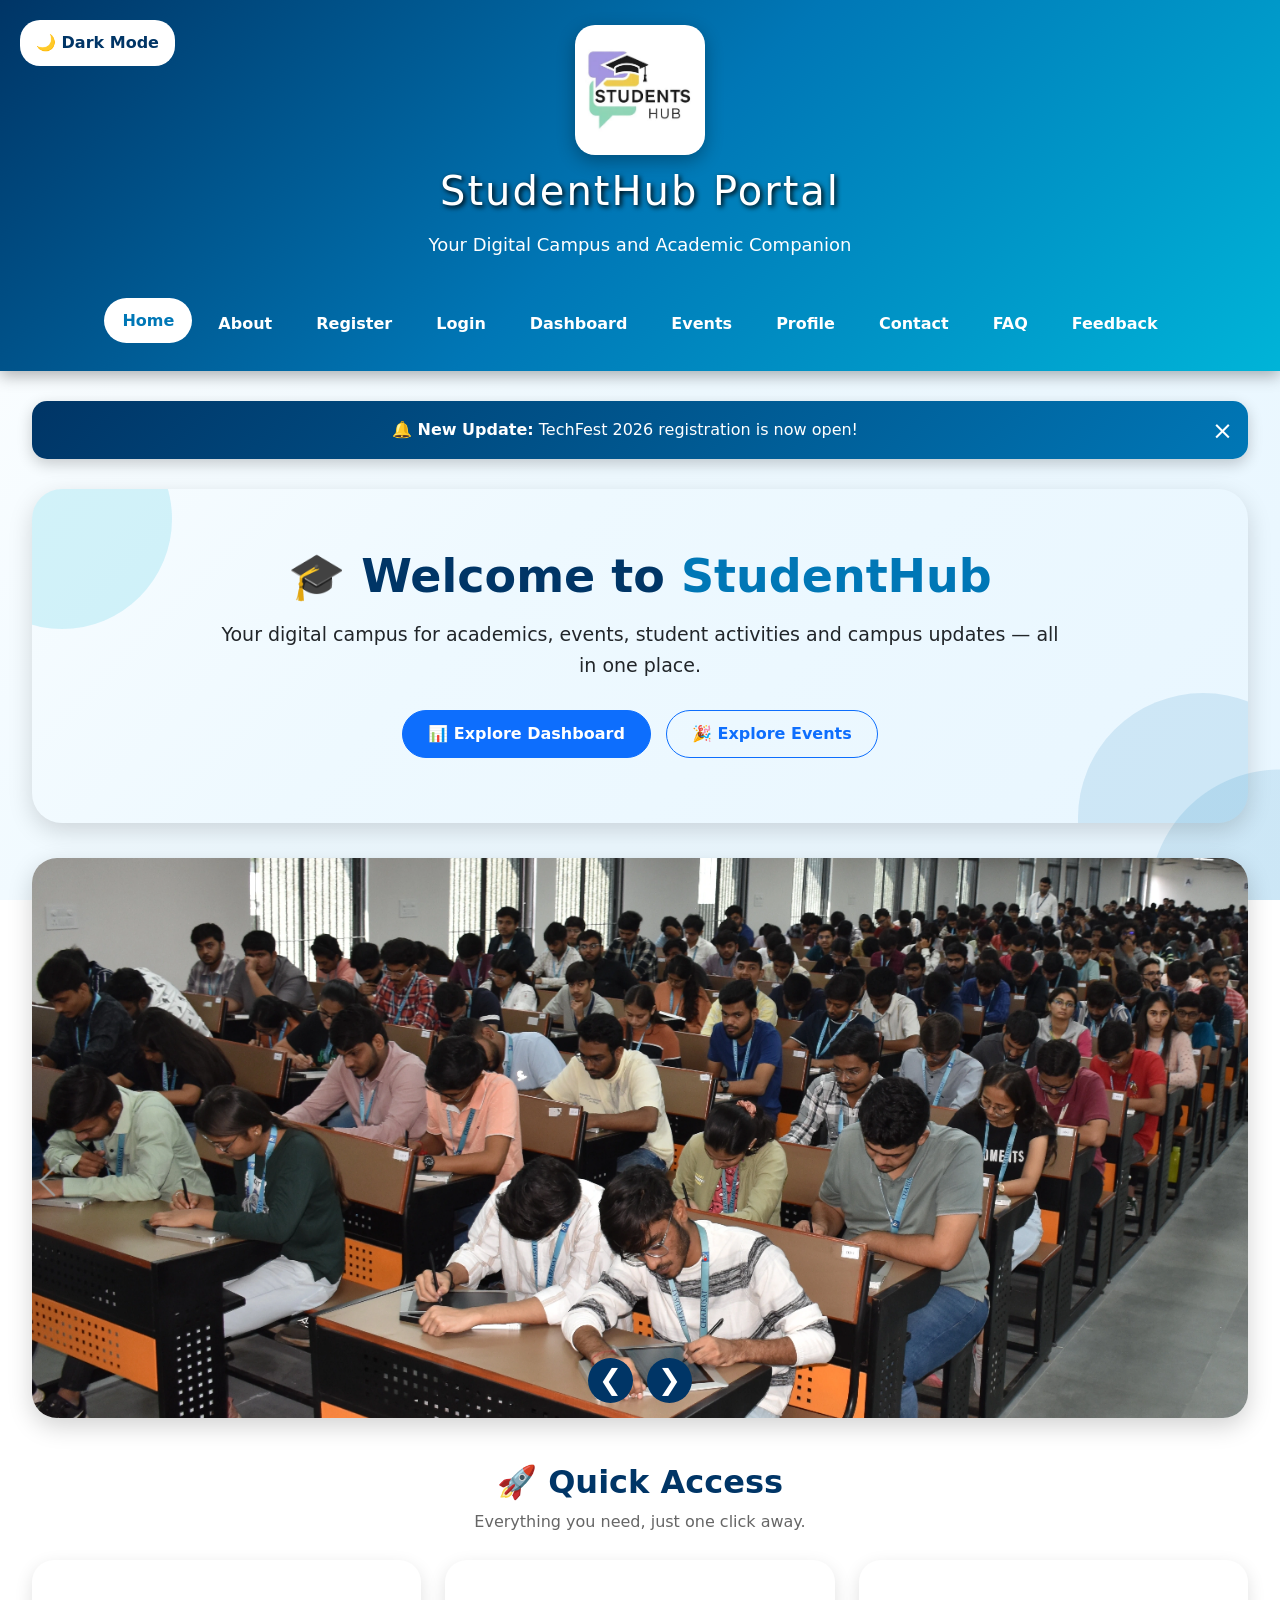
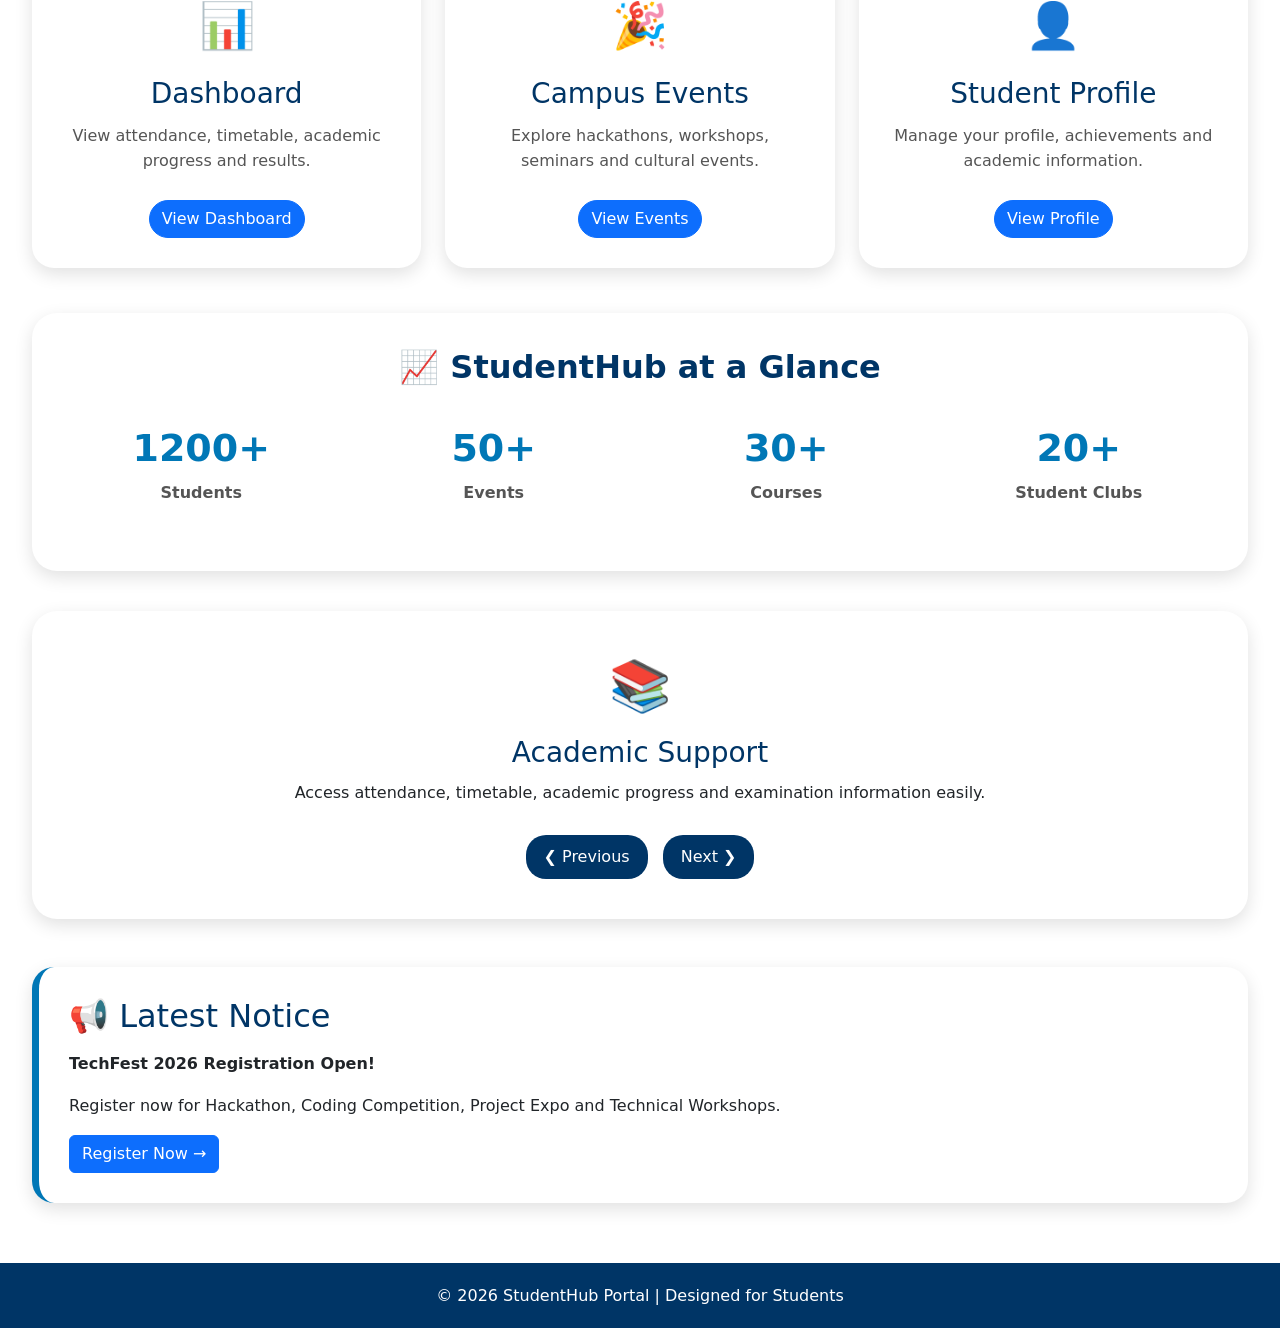
<file: index.html>
<!DOCTYPE html>
<html lang="en">

<head>
    <meta charset="UTF-8">
    <meta name="viewport" content="width=device-width, initial-scale=1.0">

    <title>StudentHub Portal - Home</title>

    <link rel="stylesheet" href="csscommon.css">

    <link
        href="https://cdn.jsdelivr.net/npm/bootstrap@5.3.3/dist/css/bootstrap.min.css"
        rel="stylesheet">

    <style>
        body {
            background:
                radial-gradient(circle at top left,
                    rgba(0, 180, 216, 0.18) 0,
                    rgba(0, 180, 216, 0.18) 110px,
                    transparent 111px),
                radial-gradient(circle at bottom right,
                    rgba(0, 119, 182, 0.12) 0,
                    rgba(0, 119, 182, 0.12) 130px,
                    transparent 131px),
                linear-gradient(135deg,
                    #ffffff,
                    #eef9ff,
                    #e8f6ff);

            background-attachment: fixed;
            background-size: cover;
            line-height: 1.6;
        }

        header {
            position: sticky;
            top: 0;
            z-index: 1000;
        }

        .logo-section img {
            width: 130px;
            height: 130px;
            border-radius: 20px;
            box-shadow: 0 6px 18px rgba(0, 0, 0, .3);
            transition: .4s;
        }

        .logo-section img:hover {
            transform: scale(1.08) rotate(2deg);
        }

        .logo-section h1 {
            text-shadow: 2px 2px 5px black;
        }

        .container-main {
            width: 95%;
            max-width: 1350px;
            margin: auto;
            padding: 30px 0;
        }

        .notification {
            background: linear-gradient(135deg, #003566, #0077b6);
            color: white;
            padding: 16px 50px 16px 20px;
            text-align: center;
            position: relative;
            border-radius: 15px;
            margin-bottom: 30px;
            box-shadow: 0 5px 15px rgba(0, 0, 0, .2);
        }

        .notification button {
            position: absolute;
            right: 15px;
            top: 10px;
            border: none;
            background: transparent;
            color: white;
            font-size: 25px;
            cursor: pointer;
        }

        .hero {
            background: transparent;
            padding: 60px 30px;
            border-radius: 30px;
            text-align: center;
            box-shadow: 0 8px 25px rgba(0, 0, 0, .15);
            position: relative;
            overflow: hidden;
        }

        .hero::before {
            content: "";
            position: absolute;
            width: 220px;
            height: 220px;
            border-radius: 50%;
            background: rgba(0, 180, 216, .15);
            top: -80px;
            left: -80px;
        }

        .hero::after {
            content: "";
            position: absolute;
            width: 250px;
            height: 250px;
            border-radius: 50%;
            background: rgba(0, 119, 182, .12);
            bottom: -120px;
            right: -80px;
        }

        .hero h2 {
            font-size: 46px;
            font-weight: bold;
            color: #003566;
            margin-bottom: 15px;
            position: relative;
            z-index: 1;
        }

        .hero h2 span {
            color: #0077b6;
        }

        .hero p {
            font-size: 19px;
            max-width: 850px;
            margin: auto;
            position: relative;
            z-index: 1;
        }

        .hero-buttons {
            margin-top: 25px;
            position: relative;
            z-index: 1;
        }

        .hero-buttons a {
            margin: 5px;
            border-radius: 25px;
            padding: 11px 25px;
            font-weight: bold;
        }

        .image-banner {
            position: relative;
            width: 100%;
            height: 560px;
            margin-top: 35px;
            border-radius: 25px;
            overflow: hidden;
            background: transparent;
            box-shadow: 0 8px 25px rgba(0, 0, 0, .18);
        }

        .banner-image {
            position: absolute;
            top: 0;
            left: 0;
            width: 100%;
            height: 100%;
            object-fit: cover;
            opacity: 0;
            transition: opacity .8s ease;
        }

        .banner-image.active {
            opacity: 1;
        }

        .banner-btn {
            position: absolute;
            bottom: 15px;
            width: 45px;
            height: 45px;
            border: none;
            border-radius: 50%;
            background: #003566;
            color: white;
            font-size: 28px;
            font-weight: bold;
            cursor: pointer;
            z-index: 10;
            display: flex;
            align-items: center;
            justify-content: center;
            transition: .3s;
        }

        .banner-btn:hover {
            background: #0077b6;
        }

        .prev-btn {
            left: 50%;
            transform: translateX(-52px);
        }

        .next-btn {
            left: 50%;
            transform: translateX(7px);
        }

        .prev-btn:hover {
            transform: translateX(-52px) scale(1.1);
        }

        .next-btn:hover {
            transform: translateX(7px) scale(1.1);
        }

        .section-title {
            text-align: center;
            margin: 45px 0 25px;
        }

        .section-title h2 {
            color: #003566;
            font-size: 32px;
            font-weight: bold;
        }

        .section-title p {
            color: #666;
        }

        .portal-card {
            background: white;
            border-radius: 22px;
            padding: 30px;
            text-align: center;
            height: 100%;
            box-shadow: 0 6px 18px rgba(0, 0, 0, .12);
            transition: .4s;
            border: none;
        }

        .portal-card:hover {
            transform: translateY(-10px);
            box-shadow: 0 12px 25px rgba(0, 0, 0, .2);
        }

        .portal-icon {
            font-size: 45px;
            margin-bottom: 15px;
        }

        .portal-card h3 {
            color: #003566;
            margin-bottom: 12px;
        }

        .portal-card p {
            color: #555;
        }

        .portal-card a {
            margin-top: 10px;
            border-radius: 20px;
        }

        .stats-section {
            margin-top: 45px;
            background: white;
            padding: 35px;
            border-radius: 25px;
            box-shadow: 0 6px 18px rgba(0, 0, 0, .12);
        }

        .stat-box {
            text-align: center;
            padding: 15px;
        }

        .stat-box h2 {
            font-size: 38px;
            color: #0077b6;
            font-weight: bold;
        }

        .stat-box p {
            font-weight: bold;
            color: #555;
        }

        .slider {
            background: white;
            padding: 35px;
            margin-top: 40px;
            border-radius: 25px;
            text-align: center;
            box-shadow: 0 6px 18px rgba(0, 0, 0, .12);
        }

        .slide {
            display: none;
            animation: fadeIn .5s;
        }

        .slide.active {
            display: block;
        }

        .slide-icon {
            font-size: 50px;
            margin-bottom: 10px;
        }

        .slide h3 {
            color: #003566;
            font-size: 28px;
            margin-bottom: 10px;
        }

        .slide p {
            max-width: 700px;
            margin: auto;
        }

        @keyframes fadeIn {
            from {
                opacity: 0;
                transform: translateX(20px);
            }

            to {
                opacity: 1;
                transform: translateX(0);
            }
        }

        .slider-buttons {
            margin-top: 25px;
        }

        .slider-buttons button {
            border: none;
            background: #003566;
            color: white;
            padding: 9px 18px;
            margin: 5px;
            border-radius: 20px;
            cursor: pointer;
            transition: .3s;
        }

        .slider-buttons button:hover {
            background: #0077b6;
        }

        .notice {
            background: white;
            padding: 30px;
            border-radius: 22px;
            border-left: 7px solid #0077b6;
            box-shadow: 0 6px 18px rgba(0, 0, 0, .12);
        }

        .notice h2 {
            color: #003566;
        }

        body.dark-mode .hero,
        body.dark-mode .portal-card,
        body.dark-mode .stats-section,
        body.dark-mode .slider,
        body.dark-mode .notice {
            background: #1e1e1e !important;
            color: #eeeeee;
        }

        body.dark-mode .hero h2,
        body.dark-mode .hero p,
        body.dark-mode .section-title h2,
        body.dark-mode .section-title p,
        body.dark-mode .portal-card h3,
        body.dark-mode .portal-card p,
        body.dark-mode .slide h3,
        body.dark-mode .slide p,
        body.dark-mode .notice h2,
        body.dark-mode .notice p,
        body.dark-mode .stat-box p {
            color: #eeeeee;
        }

        body.dark-mode .hero h2 span,
        body.dark-mode .section-title h2,
        body.dark-mode .portal-card h3,
        body.dark-mode .slide h3,
        body.dark-mode .notice h2,
        body.dark-mode .stat-box h2 {
            color: #00b4d8;
        }

        .modal-content {
            border-radius: 20px;
        }

        body.dark-mode .modal-content {
            background: #1e1e1e;
            color: white;
        }

        body.dark-mode .modal-header,
        body.dark-mode .modal-footer {
            border-color: #444;
        }

        @media (max-width: 768px) {
            .logo-section h1 {
                font-size: 30px;
            }

            .logo-section p {
                font-size: 15px;
            }

            .hero {
                padding: 40px 20px;
            }

            .hero h2 {
                font-size: 32px;
            }

            .hero p {
                font-size: 16px;
            }

            .image-banner {
                height: 410px;
                margin-top: 25px;
            }

            .banner-btn {
                width: 40px;
                height: 40px;
                font-size: 24px;
                bottom: 12px;
            }
        }

        @media (max-width: 480px) {
            .container-main {
                width: 92%;
            }

            .image-banner {
                height: 320px;
            }

            .hero h2 {
                font-size: 28px;
            }

            .banner-btn {
                width: 38px;
                height: 38px;
                font-size: 22px;
            }
        }
    </style>
</head>

<body>

    <header>
        <div class="logo-section">
            <img src="logo.jfif" alt="StudentHub Logo">
            <h1>StudentHub Portal</h1>
            <p>Your Digital Campus and Academic Companion</p>
        </div>

        <button id="themeToggle" class="theme-btn">
            🌙 Dark Mode
        </button>

        <button id="menuToggle" class="menu-btn">
            ☰
        </button>

        <nav>
            <a href="index.html">Home</a>
            <a href="about.html">About</a>
            <a href="register.php">Register</a>
            <a href="login.php">Login</a>
            <a href="dashboard.php">Dashboard</a>
            <a href="events.html">Events</a>
            <a href="profile.php">Profile</a>
            <a href="contact.html">Contact</a>
            <a href="faq.html">FAQ</a>
            <a href="feedback.html">Feedback</a>
        </nav>
    </header>

    <main class="container-main">

        <div class="notification" id="notification">
            <strong>🔔 New Update:</strong>
            TechFest 2026 registration is now open!

            <button id="closeNotification" type="button">
                &times;
            </button>
        </div>

        <section class="hero">
            <h2>
                🎓 Welcome to <span>StudentHub</span>
            </h2>

            <p>
                Your digital campus for academics, events,
                student activities and campus updates —
                all in one place.
            </p>

            <div class="hero-buttons">
                <a href="dashboard.php" class="btn btn-primary">
                    📊 Explore Dashboard
                </a>

                <a href="events.html" class="btn btn-outline-primary">
                    🎉 Explore Events
                </a>
            </div>
        </section>

        <section class="image-banner">
            <img src="s1.png" class="banner-image active" alt="StudentHub Banner 1">
            <img src="s2.png" class="banner-image" alt="StudentHub Banner 2">
            <img src="s3.png" class="banner-image" alt="StudentHub Banner 3">
            <img src="s4.png" class="banner-image" alt="StudentHub Banner 4">
            <img src="s5.png" class="banner-image" alt="StudentHub Banner 5">

            <button id="prevBanner" class="banner-btn prev-btn" type="button">
                ❮
            </button>

            <button id="nextBanner" class="banner-btn next-btn" type="button">
                ❯
            </button>
        </section>

        <div class="section-title">
            <h2>🚀 Quick Access</h2>
            <p>Everything you need, just one click away.</p>
        </div>

        <section>
            <div class="row g-4">

                <div class="col-12 col-md-6 col-lg-4">
                    <div class="portal-card">
                        <div class="portal-icon">📊</div>
                        <h3>Dashboard</h3>
                        <p>
                            View attendance, timetable,
                            academic progress and results.
                        </p>

                        <a href="dashboard.php" class="btn btn-primary">
                            View Dashboard
                        </a>
                    </div>
                </div>

                <div class="col-12 col-md-6 col-lg-4">
                    <div class="portal-card">
                        <div class="portal-icon">🎉</div>
                        <h3>Campus Events</h3>
                        <p>
                            Explore hackathons, workshops,
                            seminars and cultural events.
                        </p>

                        <a href="events.html" class="btn btn-primary">
                            View Events
                        </a>
                    </div>
                </div>

                <div class="col-12 col-md-6 col-lg-4">
                    <div class="portal-card">
                        <div class="portal-icon">👤</div>
                        <h3>Student Profile</h3>
                        <p>
                            Manage your profile, achievements
                            and academic information.
                        </p>

                        <a href="profile.php" class="btn btn-primary">
                            View Profile
                        </a>
                    </div>
                </div>

            </div>
        </section>

        <section class="stats-section">
            <div class="section-title mt-0">
                <h2>📈 StudentHub at a Glance</h2>
            </div>

            <div class="row">
                <div class="col-6 col-md-3">
                    <div class="stat-box">
                        <h2>1200+</h2>
                        <p>Students</p>
                    </div>
                </div>

                <div class="col-6 col-md-3">
                    <div class="stat-box">
                        <h2>50+</h2>
                        <p>Events</p>
                    </div>
                </div>

                <div class="col-6 col-md-3">
                    <div class="stat-box">
                        <h2>30+</h2>
                        <p>Courses</p>
                    </div>
                </div>

                <div class="col-6 col-md-3">
                    <div class="stat-box">
                        <h2>20+</h2>
                        <p>Student Clubs</p>
                    </div>
                </div>
            </div>
        </section>

        <section class="slider">
            <div class="slide active">
                <div class="slide-icon">📚</div>
                <h3>Academic Support</h3>
                <p>
                    Access attendance, timetable,
                    academic progress and examination
                    information easily.
                </p>
            </div>

            <div class="slide">
                <div class="slide-icon">🎉</div>
                <h3>Campus Events</h3>
                <p>
                    Participate in hackathons, workshops,
                    technical seminars and cultural festivals.
                </p>
            </div>

            <div class="slide">
                <div class="slide-icon">👤</div>
                <h3>Student Profile</h3>
                <p>
                    Manage your profile, achievements,
                    documents and academic records.
                </p>
            </div>

            <div class="slider-buttons">
                <button id="prevSlide" type="button">
                    ❮ Previous
                </button>

                <button id="nextSlide" type="button">
                    Next ❯
                </button>
            </div>
        </section>

        <section class="mt-5">
            <div class="notice">
                <h2>📢 Latest Notice</h2>

                <p class="mt-3">
                    <b>TechFest 2026 Registration Open!</b>
                </p>

                <p>
                    Register now for Hackathon,
                    Coding Competition, Project Expo
                    and Technical Workshops.
                </p>

                <button
                    class="btn btn-primary"
                    data-bs-toggle="modal"
                    data-bs-target="#registerModal"
                    type="button">
                    Register Now →
                </button>
            </div>
        </section>

    </main>

    <div
        class="modal fade"
        id="registerModal"
        tabindex="-1"
        aria-hidden="true">

        <div class="modal-dialog modal-dialog-centered">
            <div class="modal-content">

                <div class="modal-header">
                    <h5 class="modal-title">🎉 TechFest 2026</h5>

                    <button
                        type="button"
                        class="btn-close"
                        data-bs-dismiss="modal"
                        aria-label="Close">
                    </button>
                </div>

                <div class="modal-body">
                    TechFest 2026 registration is now open!

                    You can register for Hackathon,
                    Coding Competition, Project Expo
                    and Technical Workshops.
                </div>

                <div class="modal-footer">
                    <a href="register.php" class="btn btn-primary">
                        Go to Registration
                    </a>

                    <button
                        type="button"
                        class="btn btn-secondary"
                        data-bs-dismiss="modal">
                        Close
                    </button>
                </div>

            </div>
        </div>
    </div>

    <footer>
        <p class="mb-0">
            &copy; 2026 StudentHub Portal | Designed for Students
        </p>
    </footer>

    <script src="https://cdn.jsdelivr.net/npm/bootstrap@5.3.3/dist/js/bootstrap.bundle.min.js"></script>

    <script src="scriptcomman.js"></script>
    <script src="home.js"></script>

</body>
</html>
</file>
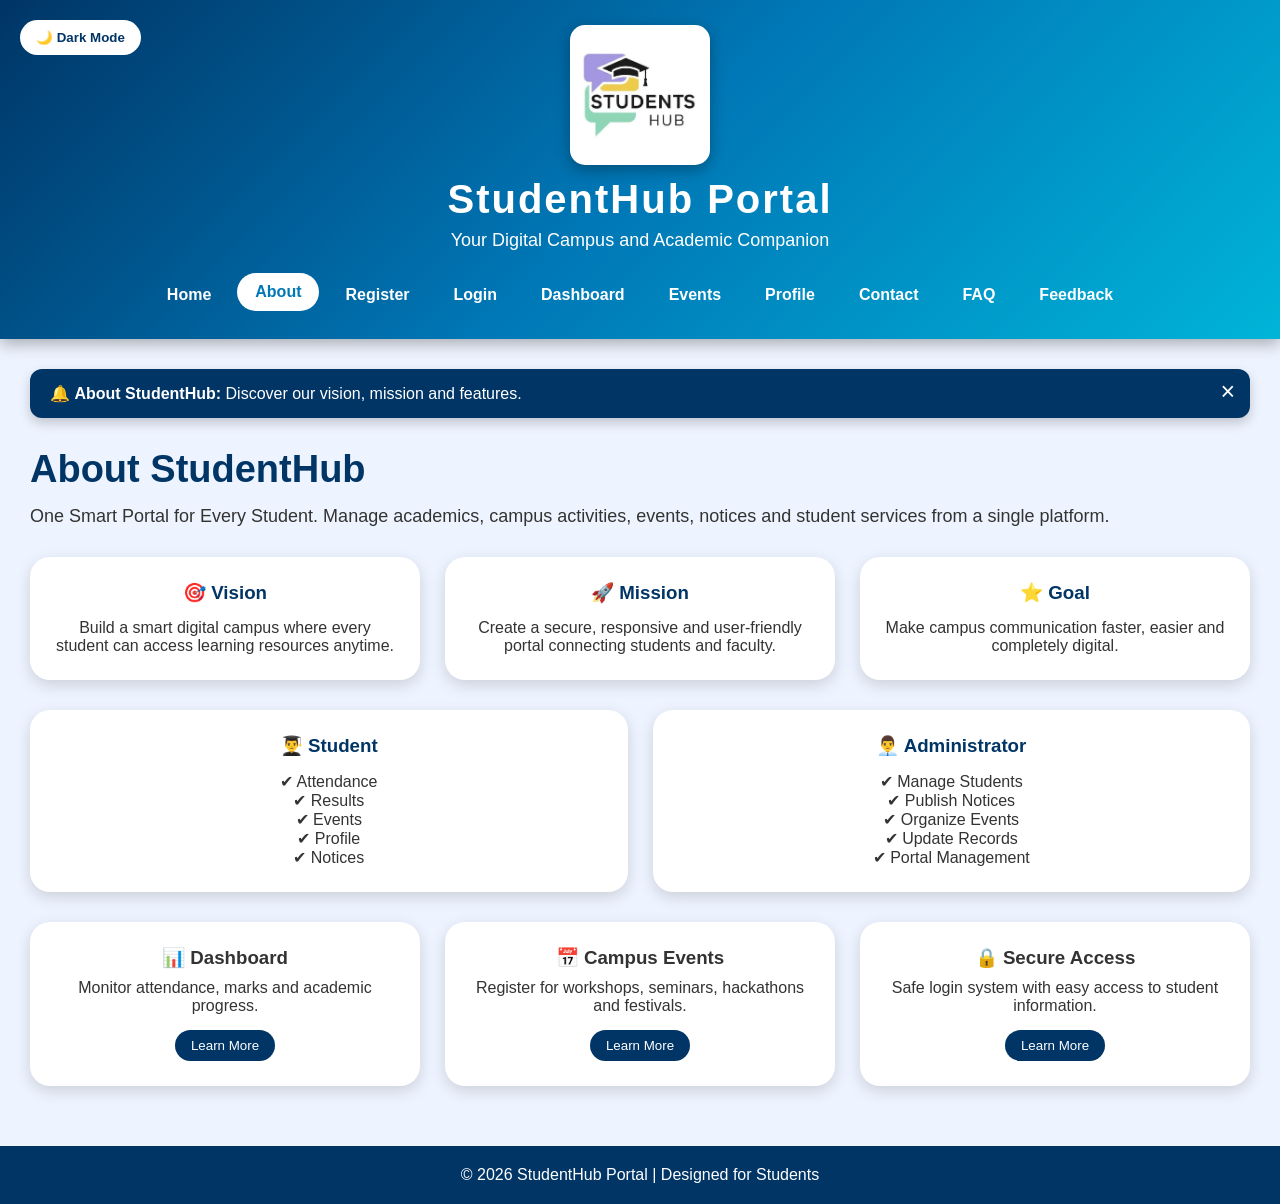
<file: about.html>
<!DOCTYPE html>
<html lang="en">

<head>

    <meta charset="UTF-8">

    <meta name="viewport" content="width=device-width, initial-scale=1.0">

    <title>StudentHub Portal - About</title>

    <!-- Common CSS -->
    <link rel="stylesheet" href="csscommon.css">

    <style>

        /* ================= ABOUT PAGE ================= */

        .about-container {
            padding: 30px;
            display: grid;
            gap: 30px;
        }


        /* ================= ABOUT NOTIFICATION ================= */

        .notification {
            background: #003566;
            color: white;
            padding: 15px 50px 15px 20px;
            border-radius: 12px;
            position: relative;
            box-shadow: 0 5px 12px rgba(0,0,0,.2);
            animation: slideDown .6s;
        }

        .notification button {
            position: absolute;
            right: 15px;
            top: 8px;
            border: none;
            background: transparent;
            color: white;
            font-size: 25px;
            cursor: pointer;
        }


        @keyframes slideDown {

            from {
                opacity: 0;
                transform: translateY(-20px);
            }

            to {
                opacity: 1;
                transform: translateY(0);
            }

        }


        /* ================= ABOUT HERO ================= */

        .hero h2 {
            font-size: 38px;
            color: #003566;
            margin-bottom: 15px;
        }

        .hero p {
            font-size: 18px;
        }


        /* ================= INFORMATION CARDS ================= */

        .info-grid {
            display: grid;
            grid-template-columns: 1fr;
            gap: 25px;
        }

        .info-card {
            background: white;
            padding: 25px;
            border-radius: 20px;
            text-align: center;
            box-shadow: 0 5px 15px rgba(0,0,0,.15);
            transition: .4s;
            cursor: pointer;
        }

        .info-card:hover {
            transform: translateY(-8px);
        }

        .info-card h3 {
            margin-bottom: 15px;
            color: #003566;
        }

        .extra-info {
            display: none;
            margin-top: 15px;
            padding: 12px;
            border-radius: 10px;
            background: #eef4ff;
            color: #003566;
            animation: fadeIn .4s;
        }

        .extra-info.show {
            display: block;
        }


        @keyframes fadeIn {

            from {
                opacity: 0;
                transform: translateY(10px);
            }

            to {
                opacity: 1;
                transform: translateY(0);
            }

        }


        /* ================= ROLES ================= */

        .roles {
            display: grid;
            grid-template-columns: 1fr;
            gap: 25px;
        }

        .role {
            background: white;
            padding: 25px;
            border-radius: 20px;
            text-align: center;
            box-shadow: 0 5px 15px rgba(0,0,0,.15);
            transition: .4s;
        }

        .role:hover {
            transform: scale(1.03);
        }

        .role h3 {
            color: #003566;
            margin-bottom: 15px;
        }


        /* ================= FEATURES ================= */

        .features {
            display: grid;
            grid-template-columns: 1fr;
            gap: 25px;
        }

        .feature {
            background: white;
            padding: 25px;
            border-radius: 20px;
            text-align: center;
            box-shadow: 0 5px 15px rgba(0,0,0,.15);
            transition: .4s;
            cursor: pointer;
        }

        .feature:hover {
            transform: translateY(-8px);
            background: linear-gradient(135deg,#0077b6,#00b4d8);
            color: white;
        }

        .feature h3 {
            margin-bottom: 10px;
        }

        .feature button {
            margin-top: 15px;
            padding: 8px 16px;
            border: none;
            border-radius: 20px;
            background: #003566;
            color: white;
            cursor: pointer;
            transition: .3s;
        }

        .feature button:hover {
            transform: scale(1.05);
            background: white;
            color: #003566;
        }


        /* ================= ABOUT MODAL ================= */

        .modal {
            display: none;
            position: fixed;
            z-index: 500;
            left: 0;
            top: 0;
            width: 100%;
            height: 100%;
            background: rgba(0,0,0,.65);
            align-items: center;
            justify-content: center;
            padding: 20px;
        }

        .modal.show {
            display: flex;
        }

        .modal-box {
            background: white;
            width: 500px;
            max-width: 100%;
            padding: 30px;
            border-radius: 20px;
            text-align: center;
            box-shadow: 0 10px 30px rgba(0,0,0,.3);
            animation: modalOpen .4s;
        }


        @keyframes modalOpen {

            from {
                opacity: 0;
                transform: scale(.8);
            }

            to {
                opacity: 1;
                transform: scale(1);
            }

        }


        .modal-box h2 {
            color: #003566;
            margin-bottom: 15px;
        }

        .close-modal {
            margin-top: 20px;
            padding: 10px 20px;
            border: none;
            border-radius: 20px;
            background: #003566;
            color: white;
            cursor: pointer;
        }


        /* ================= ABOUT DARK MODE ================= */

        body.dark-mode .hero,
        body.dark-mode .info-card,
        body.dark-mode .role,
        body.dark-mode .feature {
            background: #1e1e1e;
            color: #eeeeee;
        }

        body.dark-mode .hero h2,
        body.dark-mode .info-card h3,
        body.dark-mode .role h3 {
            color: #00b4d8;
        }

        body.dark-mode .extra-info {
            background: #292929;
            color: #00b4d8;
        }

        body.dark-mode .modal-box {
            background: #1e1e1e;
            color: #eeeeee;
        }

        body.dark-mode .modal-box h2 {
            color: #00b4d8;
        }


        /* ================= RESPONSIVE ================= */

        @media (min-width: 768px) {

            .info-grid {
                grid-template-columns: repeat(3,1fr);
            }

            .roles {
                grid-template-columns: repeat(2,1fr);
            }

            .features {
                grid-template-columns: repeat(3,1fr);
            }

        }


        @media (max-width: 768px) {

            .about-container {
                padding: 20px;
            }

            .hero {
                padding: 25px;
            }

            .hero h2 {
                font-size: 30px;
            }

        }

    </style>

</head>


<body>


<header>

    <div class="logo-section">

        <img src="logo.jfif" alt="StudentHub Logo">

        <h1>StudentHub Portal</h1>

        <p>Your Digital Campus and Academic Companion</p>

    </div>


    <button id="themeToggle" class="theme-btn">
        🌙 Dark Mode
    </button>


    <button id="menuToggle" class="menu-btn">
        ☰
    </button>


    <nav>

        <a href="index.html">Home</a>

        <a href="about.html">About</a>

        <a href="register.php">Register</a>

        <a href="login.phpl">Login</a>

        <a href="dashboard.php">Dashboard</a>

        <a href="events.html">Events</a>

        <a href="profile.html">Profile</a>

        <a href="contact.html">Contact</a>

        <a href="faq.html">FAQ</a>

        <a href="feedback.html">Feedback</a>

    </nav>

</header>


<main class="about-container">


    <!-- ================= NOTIFICATION ================= -->

    <div class="notification" id="aboutNotification">

        🔔 <strong>About StudentHub:</strong>

        Discover our vision, mission and features.

        <button id="closeNotification">
            &times;
        </button>

    </div>


    <!-- ================= HERO ================= -->

    <section class="hero">

        <h2>About StudentHub</h2>

        <p>
            One Smart Portal for Every Student. Manage academics,
            campus activities, events, notices and student
            services from a single platform.
        </p>

    </section>


    <!-- ================= INFORMATION ================= -->

    <section class="info-grid">


        <div class="info-card" data-info="vision">

            <h3>🎯 Vision</h3>

            <p>
                Build a smart digital campus where every student
                can access learning resources anytime.
            </p>

            <div class="extra-info">

                StudentHub aims to provide students with
                easy access to academic resources and
                digital campus services.

            </div>

        </div>


        <div class="info-card" data-info="mission">

            <h3>🚀 Mission</h3>

            <p>
                Create a secure, responsive and user-friendly portal
                connecting students and faculty.
            </p>

            <div class="extra-info">

                Our mission is to connect students and faculty
                through a simple, secure and responsive
                digital platform.

            </div>

        </div>


        <div class="info-card" data-info="goal">

            <h3>⭐ Goal</h3>

            <p>
                Make campus communication faster, easier and
                completely digital.
            </p>

            <div class="extra-info">

                The goal is to reduce manual work and make
                important campus information available
                from one platform.

            </div>

        </div>


    </section>


    <!-- ================= ROLES ================= -->

    <section class="roles">


        <div class="role">

            <h3>👨‍🎓 Student</h3>

            <p>✔ Attendance</p>

            <p>✔ Results</p>

            <p>✔ Events</p>

            <p>✔ Profile</p>

            <p>✔ Notices</p>

        </div>


        <div class="role">

            <h3>👨‍💼 Administrator</h3>

            <p>✔ Manage Students</p>

            <p>✔ Publish Notices</p>

            <p>✔ Organize Events</p>

            <p>✔ Update Records</p>

            <p>✔ Portal Management</p>

        </div>


    </section>


    <!-- ================= FEATURES ================= -->

    <section class="features">


        <div class="feature">

            <h3>📊 Dashboard</h3>

            <p>
                Monitor attendance, marks and academic progress.
            </p>

            <button
                class="featureBtn"
                data-title="Student Dashboard"
                data-message="The StudentHub Dashboard allows students to monitor attendance, marks, timetable and academic progress.">

                Learn More

            </button>

        </div>


        <div class="feature">

            <h3>📅 Campus Events</h3>

            <p>
                Register for workshops, seminars, hackathons and festivals.
            </p>

            <button
                class="featureBtn"
                data-title="Campus Events"
                data-message="Students can explore and register for workshops, seminars, hackathons, technical events and cultural festivals.">

                Learn More

            </button>

        </div>


        <div class="feature">

            <h3>🔒 Secure Access</h3>

            <p>
                Safe login system with easy access to student information.
            </p>

            <button
                class="featureBtn"
                data-title="Secure Access"
                data-message="StudentHub provides a secure and user-friendly login system for accessing student information and portal services.">

                Learn More

            </button>

        </div>


    </section>


</main>


<!-- ================= MODAL ================= -->

<div class="modal" id="featureModal">

    <div class="modal-box">

        <h2 id="modalTitle">
            StudentHub
        </h2>

        <p id="modalMessage">
            Feature information.
        </p>

        <button
            class="close-modal"
            id="closeModal">

            Close

        </button>

    </div>

</div>


<!-- ================= FOOTER ================= -->

<footer>

    <p>
        &copy; 2026 StudentHub Portal | Designed for Students
    </p>

</footer>


<!-- ================= COMMON JAVASCRIPT ================= -->

<script src="scriptcomman.js"></script>


<script>

    const notification =
        document.getElementById("aboutNotification");

    const closeNotification =
        document.getElementById("closeNotification");


    closeNotification.addEventListener("click", function() {

        notification.style.display = "none";

    });


    const infoCards =
        document.querySelectorAll(".info-card");


    infoCards.forEach(function(card) {

        card.addEventListener("click", function() {

            const extraInfo =
                card.querySelector(".extra-info");

            extraInfo.classList.toggle("show");

        });

    });


    const modal =
        document.getElementById("featureModal");

    const modalTitle =
        document.getElementById("modalTitle");

    const modalMessage =
        document.getElementById("modalMessage");

    const closeModal =
        document.getElementById("closeModal");


    const featureButtons =
        document.querySelectorAll(".featureBtn");


    featureButtons.forEach(function(button) {

        button.addEventListener("click", function(event) {

            event.stopPropagation();

            modalTitle.textContent =
                button.getAttribute("data-title");

            modalMessage.textContent =
                button.getAttribute("data-message");

            modal.classList.add("show");

        });

    });


    closeModal.addEventListener("click", function() {

        modal.classList.remove("show");

    });


    modal.addEventListener("click", function(event) {

        if (event.target === modal) {

            modal.classList.remove("show");

        }

    });

</script>


</body>

</html>
</file>
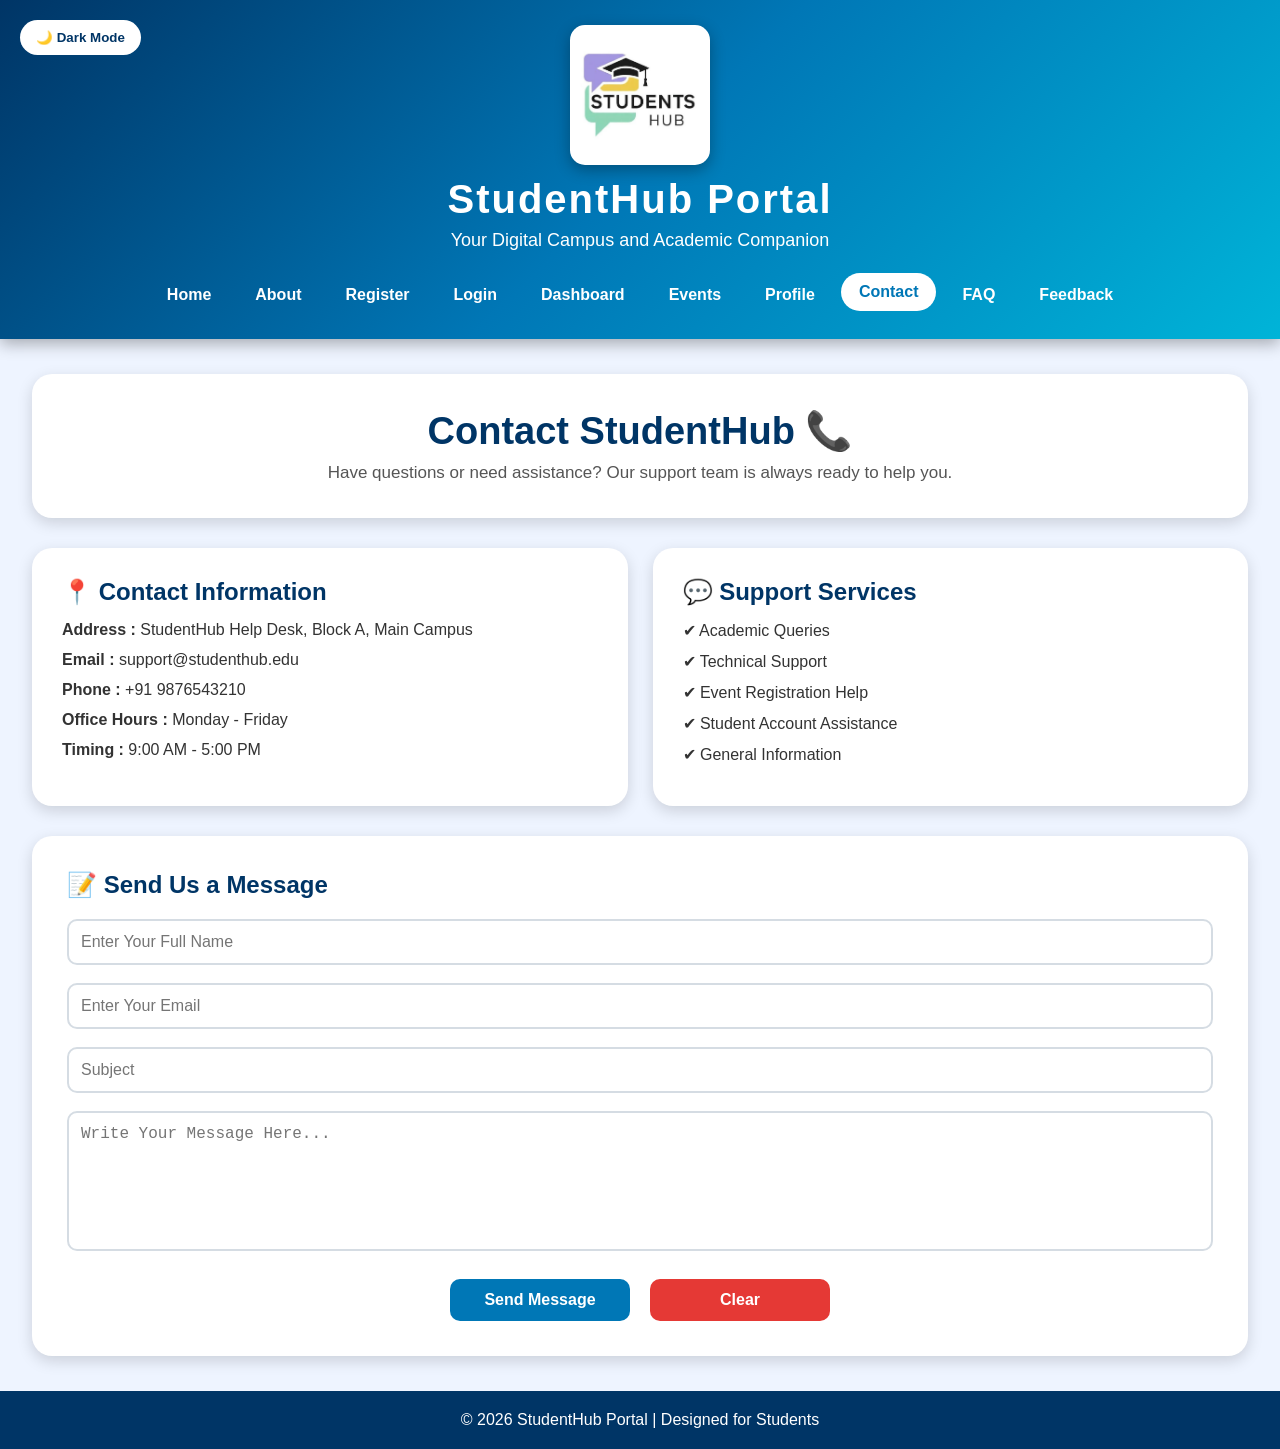
<file: contact.html>
<!DOCTYPE html>
<html lang="en">

<head>

    <meta charset="UTF-8">
    <meta name="viewport" content="width=device-width, initial-scale=1.0">

    <title>StudentHub Portal - Contact</title>

    <link rel="stylesheet" href="csscommon.css">

    <style>

        /* ================= CONTACT PAGE ================= */

        .contact-container {
            width: 95%;
            max-width: 1300px;
            margin: 35px auto;
            display: grid;
            gap: 30px;
        }

        .contact-hero {
            background: white;
            padding: 35px;
            text-align: center;
            border-radius: 20px;
            box-shadow: 0 5px 15px rgba(0, 0, 0, .15);
            transition: .3s;
        }

        .contact-hero h2 {
            font-size: 38px;
            color: #003566;
            margin-bottom: 10px;
        }

        .contact-hero p {
            font-size: 17px;
            color: #555;
        }

        .contact-grid {
            display: grid;
            grid-template-columns: 1fr 1fr;
            gap: 25px;
        }

        .contact-card {
            background: white;
            padding: 30px;
            border-radius: 20px;
            box-shadow: 0 5px 15px rgba(0, 0, 0, .15);
            transition: .3s;
        }

        .contact-card:hover {
            transform: translateY(-8px);
        }

        .contact-card h2 {
            color: #003566;
            margin-bottom: 15px;
        }

        .contact-card p {
            margin: 12px 0;
            font-size: 16px;
        }

        .form-card {
            background: white;
            padding: 35px;
            border-radius: 20px;
            box-shadow: 0 5px 15px rgba(0, 0, 0, .15);
            transition: .3s;
        }

        .form-card h2 {
            color: #003566;
            margin-bottom: 20px;
        }

        form {
            display: grid;
            gap: 18px;
        }

        input,
        textarea {
            width: 100%;
            padding: 12px;
            font-size: 16px;
            border: 2px solid #d5dce3;
            border-radius: 10px;
            outline: none;
            transition: .3s;
        }

        input:focus,
        textarea:focus {
            border-color: #0077b6;
            box-shadow: 0 0 8px rgba(0, 119, 182, .3);
        }

        textarea {
            height: 140px;
            resize: none;
        }

        .button-area {
            display: flex;
            justify-content: center;
            gap: 20px;
            margin-top: 10px;
        }

        .button-area input {
            width: 180px;
            border: none;
            cursor: pointer;
            font-weight: bold;
            transition: .3s;
        }

        input[type="submit"] {
            background: #0077b6;
            color: white;
        }

        input[type="submit"]:hover {
            background: #003566;
        }

        input[type="reset"] {
            background: #e53935;
            color: white;
        }

        input[type="reset"]:hover {
            background: #b71c1c;
        }

        /* ================= DARK MODE ================= */

        body.dark-mode .contact-hero,
        body.dark-mode .contact-card,
        body.dark-mode .form-card {
            background: #1e1e1e;
            color: #f1f1f1;
        }

        body.dark-mode .contact-hero h2,
        body.dark-mode .contact-card h2,
        body.dark-mode .form-card h2 {
            color: #00b4d8;
        }

        body.dark-mode .contact-hero p,
        body.dark-mode .contact-card p {
            color: #dddddd;
        }

        body.dark-mode input,
        body.dark-mode textarea {
            background: #2b2b2b;
            color: white;
            border-color: #555;
        }

        body.dark-mode input::placeholder,
        body.dark-mode textarea::placeholder {
            color: #bbbbbb;
        }

        body.dark-mode input:focus,
        body.dark-mode textarea:focus {
            border-color: #00b4d8;
            box-shadow: 0 0 8px rgba(0, 180, 216, .4);
        }

        /* ================= RESPONSIVE ================= */

        @media (max-width: 900px) {

            .contact-grid {
                grid-template-columns: 1fr;
            }

        }

        @media (max-width: 768px) {

            .contact-container {
                width: 92%;
                margin: 25px auto;
            }

            .contact-hero {
                padding: 25px 20px;
            }

            .contact-hero h2 {
                font-size: 30px;
            }

            .contact-hero p {
                font-size: 16px;
            }

            .contact-card,
            .form-card {
                padding: 25px 20px;
            }

            .button-area {
                flex-direction: column;
                align-items: center;
            }

            .button-area input {
                width: 100%;
            }

        }

    </style>

</head>

<body>

    <header>

        <button type="button" id="themeToggle" class="theme-btn">🌙</button>

        <button type="button" id="menuToggle" class="menu-btn">☰</button>

        <div class="logo-section">

            <img src="logo.jfif" alt="StudentHub Logo">

            <h1>StudentHub Portal</h1>

            <p>Your Digital Campus and Academic Companion</p>

        </div>

        <nav>

            <a href="index.html">Home</a>
            <a href="about.html">About</a>
            <a href="register.php">Register</a>
            <a href="login.php">Login</a>
            <a href="dashboard.php">Dashboard</a>
            <a href="events.html">Events</a>
            <a href="profile.html">Profile</a>
            <a href="contact.html">Contact</a>
            <a href="faq.html">FAQ</a>
            <a href="feedback.html">Feedback</a>

        </nav>

    </header>


    <main class="contact-container">

        <section class="contact-hero">

            <h2>Contact StudentHub 📞</h2>

            <p>
                Have questions or need assistance?
                Our support team is always ready to help you.
            </p>

        </section>


        <section class="contact-grid">

            <div class="contact-card">

                <h2>📍 Contact Information</h2>

                <p>
                    <b>Address :</b>
                    StudentHub Help Desk, Block A, Main Campus
                </p>

                <p>
                    <b>Email :</b>
                    support@studenthub.edu
                </p>

                <p>
                    <b>Phone :</b>
                    +91 9876543210
                </p>

                <p>
                    <b>Office Hours :</b>
                    Monday - Friday
                </p>

                <p>
                    <b>Timing :</b>
                    9:00 AM - 5:00 PM
                </p>

            </div>


            <div class="contact-card">

                <h2>💬 Support Services</h2>

                <p>✔ Academic Queries</p>
                <p>✔ Technical Support</p>
                <p>✔ Event Registration Help</p>
                <p>✔ Student Account Assistance</p>
                <p>✔ General Information</p>

            </div>

        </section>


        <section class="form-card">

            <h2>📝 Send Us a Message</h2>

            <form>

                <input
                    type="text"
                    placeholder="Enter Your Full Name">

                <input
                    type="email"
                    placeholder="Enter Your Email">

                <input
                    type="text"
                    placeholder="Subject">

                <textarea
                    placeholder="Write Your Message Here..."></textarea>

                <div class="button-area">

                    <input
                        type="submit"
                        value="Send Message">

                    <input
                        type="reset"
                        value="Clear">

                </div>

            </form>

        </section>

    </main>


    <footer>

        <p>
            &copy; 2026 StudentHub Portal | Designed for Students
        </p>

    </footer>


    <script src="scriptcomman.js"></script>

</body>

</html>
</file>
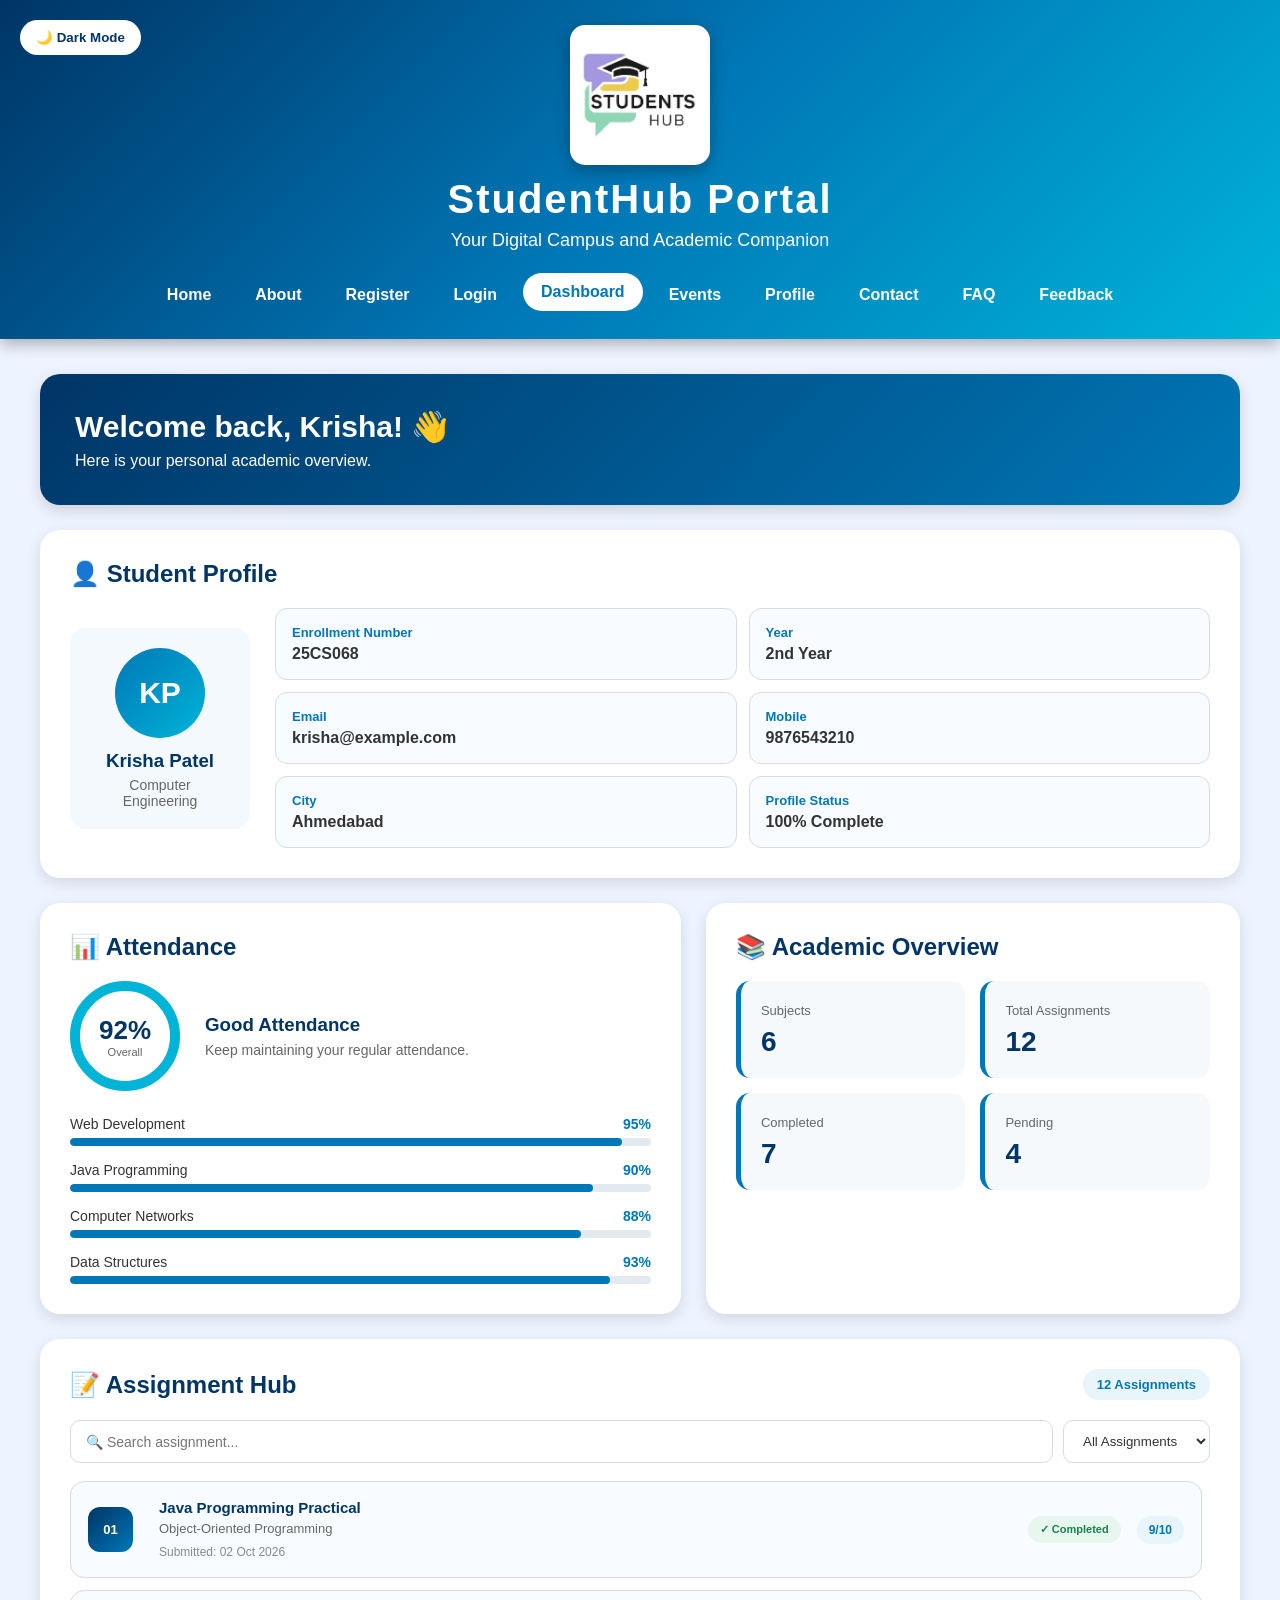
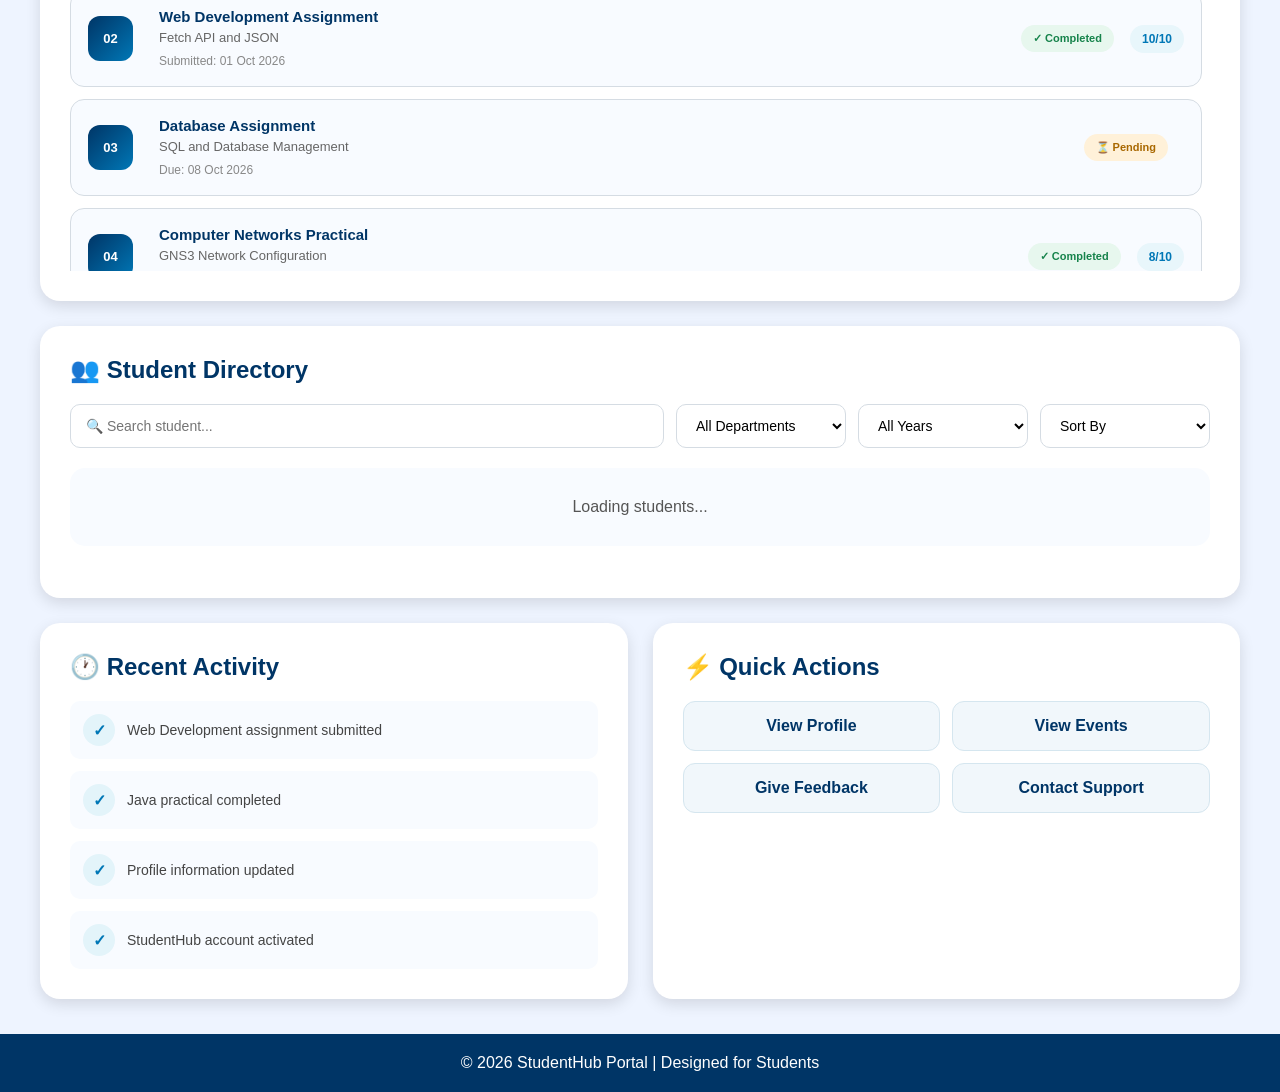
<file: dashboard.html>
<!DOCTYPE html>
<html lang="en">

<head>

    <meta charset="UTF-8">

    <meta name="viewport" content="width=device-width, initial-scale=1.0">

    <title>StudentHub Portal - Dashboard</title>

    <link rel="stylesheet" href="csscommon.css">

    <style>

        .dashboard-container {
            width: 95%;
            max-width: 1200px;
            margin: 35px auto;
        }

        .welcome {
            background: linear-gradient(135deg, #003566, #0077b6);
            color: white;
            padding: 35px;
            border-radius: 20px;
            margin-bottom: 25px;
            box-shadow: 0 5px 15px rgba(0,0,0,.15);
        }

        .welcome h2 {
            font-size: 30px;
            margin-bottom: 8px;
        }

        .welcome p {
            font-size: 16px;
        }

        .profile-section {
            background: white;
            padding: 30px;
            border-radius: 20px;
            box-shadow: 0 5px 15px rgba(0,0,0,.12);
            margin-bottom: 25px;
        }

        .section-title {
            color: #003566;
            margin-bottom: 20px;
            font-size: 24px;
        }

        .profile-layout {
            display: grid;
            grid-template-columns: 180px 1fr;
            gap: 25px;
            align-items: center;
        }

        .profile-user {
            text-align: center;
            padding: 20px;
            background: #f4f9fd;
            border-radius: 16px;
        }

        .profile-avatar {
            width: 90px;
            height: 90px;
            margin: 0 auto 12px;
            border-radius: 50%;
            background: linear-gradient(135deg, #0077b6, #00b4d8);
            color: white;
            display: flex;
            justify-content: center;
            align-items: center;
            font-size: 30px;
            font-weight: bold;
        }

        .profile-user h3 {
            color: #003566;
            margin-bottom: 5px;
        }

        .profile-user p {
            color: #666;
            font-size: 14px;
        }

        .profile-details {
            display: grid;
            grid-template-columns: repeat(2, 1fr);
            gap: 12px;
        }

        .profile-item {
            padding: 16px;
            background: #f8fbff;
            border: 1px solid #d5dce3;
            border-radius: 12px;
        }

        .profile-item span {
            display: block;
            color: #0077b6;
            font-size: 13px;
            font-weight: bold;
            margin-bottom: 5px;
        }

        .profile-item p {
            font-weight: bold;
            color: #333;
        }

        .dashboard-grid {
            display: grid;
            grid-template-columns: 1.2fr 1fr;
            gap: 25px;
            margin-bottom: 25px;
        }

        .dashboard-card {
            background: white;
            padding: 30px;
            border-radius: 20px;
            box-shadow: 0 5px 15px rgba(0,0,0,.12);
        }

        .attendance-header {
            display: flex;
            align-items: center;
            gap: 25px;
            margin-bottom: 25px;
        }

        .attendance-circle {
            width: 110px;
            height: 110px;
            border-radius: 50%;
            border: 10px solid #00b4d8;
            display: flex;
            flex-direction: column;
            align-items: center;
            justify-content: center;
            flex-shrink: 0;
        }

        .attendance-circle strong {
            font-size: 26px;
            color: #003566;
        }

        .attendance-circle span {
            font-size: 11px;
            color: #666;
        }

        .attendance-header h3 {
            color: #003566;
            margin-bottom: 6px;
        }

        .attendance-header p {
            color: #666;
            font-size: 14px;
        }

        .subject {
            margin-bottom: 16px;
        }

        .subject:last-child {
            margin-bottom: 0;
        }

        .subject-top {
            display: flex;
            justify-content: space-between;
            margin-bottom: 6px;
            font-size: 14px;
        }

        .subject-top b {
            color: #0077b6;
        }

        .progress {
            height: 8px;
            background: #e2eaf0;
            border-radius: 10px;
            overflow: hidden;
        }

        .progress-bar {
            height: 100%;
            background: #0077b6;
            border-radius: 10px;
        }

        .academic-grid {
            display: grid;
            grid-template-columns: 1fr 1fr;
            gap: 15px;
        }

        .academic-card {
            padding: 20px;
            border-radius: 14px;
            background: #f5f9fc;
            border-left: 5px solid #0077b6;
        }

        .academic-card span {
            color: #666;
            font-size: 13px;
        }

        .academic-card strong {
            display: block;
            font-size: 28px;
            color: #003566;
            margin-top: 7px;
        }

        .assignment-section {
            background: white;
            padding: 30px;
            border-radius: 20px;
            box-shadow: 0 5px 15px rgba(0,0,0,.12);
            margin-bottom: 25px;
        }

        .assignment-header {
            display: flex;
            justify-content: space-between;
            align-items: center;
            margin-bottom: 20px;
            gap: 15px;
        }

        .assignment-header .section-title {
            margin-bottom: 0;
        }

        .assignment-count {
            background: #e8f6fb;
            color: #0077b6;
            padding: 8px 14px;
            border-radius: 20px;
            font-size: 13px;
            font-weight: bold;
            white-space: nowrap;
        }

        .assignment-controls {
            display: flex;
            gap: 10px;
            margin-bottom: 18px;
        }

        .assignment-search {
            flex: 1;
            padding: 12px 15px;
            border: 1px solid #d5dce3;
            border-radius: 10px;
            font-size: 14px;
            outline: none;
        }

        .assignment-search:focus {
            border-color: #0077b6;
        }

        .assignment-filter {
            padding: 12px 15px;
            border: 1px solid #d5dce3;
            border-radius: 10px;
            background: white;
            color: #333;
            outline: none;
        }

        .assignment-scroll {
            height: 390px;
            overflow-y: auto;
            padding-right: 8px;
        }

        .assignment-scroll::-webkit-scrollbar {
            width: 7px;
        }

        .assignment-scroll::-webkit-scrollbar-track {
            background: #edf2f5;
            border-radius: 10px;
        }

        .assignment-scroll::-webkit-scrollbar-thumb {
            background: #0077b6;
            border-radius: 10px;
        }

        .assignment-list {
            display: grid;
            gap: 12px;
        }

        .assignment {
            display: grid;
            grid-template-columns: 55px 1fr auto auto;
            align-items: center;
            gap: 16px;
            padding: 17px;
            background: #f8fbff;
            border: 1px solid #d5dce3;
            border-radius: 14px;
            transition: .3s;
        }

        .assignment:hover {
            transform: translateX(4px);
            border-color: #00b4d8;
            box-shadow: 0 4px 12px rgba(0,119,182,.10);
        }

        .assignment-number {
            width: 45px;
            height: 45px;
            border-radius: 12px;
            background: linear-gradient(135deg, #003566, #0077b6);
            color: white;
            display: flex;
            align-items: center;
            justify-content: center;
            font-weight: bold;
            font-size: 13px;
        }

        .assignment-info h4 {
            color: #003566;
            margin-bottom: 5px;
            font-size: 15px;
        }

        .assignment-info p {
            color: #666;
            font-size: 13px;
            margin-bottom: 6px;
        }

        .assignment-info small {
            color: #888;
            font-size: 12px;
        }

        .status {
            padding: 7px 12px;
            border-radius: 20px;
            font-size: 11px;
            font-weight: bold;
            white-space: nowrap;
        }

        .completed {
            background: #e7f7ee;
            color: #16834b;
        }

        .pending {
            background: #fff1d9;
            color: #a96800;
        }

        .in-progress {
            background: #e5f1ff;
            color: #1769aa;
        }

        .marks {
            background: #e8f6fb;
            color: #0077b6;
            padding: 7px 12px;
            border-radius: 20px;
            font-size: 12px;
            font-weight: bold;
            white-space: nowrap;
        }

        .bottom-grid {
            display: grid;
            grid-template-columns: 1fr 1fr;
            gap: 25px;
            margin-bottom: 25px;
        }

        .bottom-card {
            background: white;
            padding: 30px;
            border-radius: 20px;
            box-shadow: 0 5px 15px rgba(0,0,0,.12);
        }

        .activity-list {
            display: grid;
            gap: 12px;
        }

        .activity {
            display: flex;
            align-items: center;
            gap: 12px;
            padding: 13px;
            background: #f8fbff;
            border-radius: 10px;
        }

        .activity-icon {
            width: 32px;
            height: 32px;
            border-radius: 50%;
            background: #e3f4fa;
            color: #0077b6;
            display: flex;
            justify-content: center;
            align-items: center;
            font-weight: bold;
            flex-shrink: 0;
        }

        .activity p {
            font-size: 14px;
            color: #444;
        }

        .quick-actions {
            display: grid;
            grid-template-columns: 1fr 1fr;
            gap: 12px;
        }

        .quick-actions a {
            text-decoration: none;
            text-align: center;
            padding: 15px;
            border-radius: 12px;
            background: #f1f7fb;
            border: 1px solid #d5e6ef;
            color: #003566;
            font-weight: bold;
            transition: .3s;
        }

        .quick-actions a:hover {
            background: #0077b6;
            color: white;
            transform: translateY(-3px);
        }

        body.dark-mode .welcome,
        body.dark-mode .profile-section,
        body.dark-mode .dashboard-card,
        body.dark-mode .assignment-section,
        body.dark-mode .bottom-card {
            background: #1e1e1e;
            color: #eeeeee;
        }

        body.dark-mode .section-title,
        body.dark-mode .profile-user h3,
        body.dark-mode .attendance-header h3,
        body.dark-mode .academic-card strong {
            color: #00b4d8;
        }

        body.dark-mode .profile-user,
        body.dark-mode .profile-item,
        body.dark-mode .academic-card,
        body.dark-mode .assignment {
            background: #252525;
            border-color: #444;
        }

        body.dark-mode .profile-item p,
        body.dark-mode .activity p,
        body.dark-mode .assignment-info p,
        body.dark-mode .assignment-info small,
        body.dark-mode .attendance-header p {
            color: #cccccc;
        }

        body.dark-mode .assignment-search,
        body.dark-mode .assignment-filter {
            background: #252525;
            color: #eeeeee;
            border-color: #444;
        }

        body.dark-mode .assignment-count {
            background: #173746;
            color: #00b4d8;
        }

        body.dark-mode .marks {
            background: #173746;
            color: #00b4d8;
        }

        body.dark-mode .assignment-scroll::-webkit-scrollbar-track {
            background: #333;
        }

        body.dark-mode .assignment-scroll::-webkit-scrollbar-thumb {
            background: #00b4d8;
        }

        body.dark-mode .activity {
            background: #252525;
        }

        body.dark-mode .quick-actions a {
            background: #252525;
            border-color: #444;
            color: #eeeeee;
        }

        @media(max-width: 900px) {

            .profile-layout {
                grid-template-columns: 1fr;
            }

            .dashboard-grid,
            .bottom-grid {
                grid-template-columns: 1fr;
            }

        }

        @media(max-width: 700px) {

            .assignment {
                grid-template-columns: 50px 1fr;
            }

            .assignment .status,
            .assignment .marks {
                grid-column: 2;
                justify-self: start;
            }

        }

        @media(max-width: 600px) {

            .profile-details,
            .academic-grid,
            .quick-actions {
                grid-template-columns: 1fr;
            }

            .attendance-header {
                flex-direction: column;
                text-align: center;
            }

            .assignment-header {
                align-items: flex-start;
                flex-direction: column;
            }

            .assignment-controls {
                flex-direction: column;
            }

            .assignment {
                grid-template-columns: 45px 1fr;
            }

            .assignment .status,
            .assignment .marks {
                grid-column: 2;
                justify-self: start;
            }

        }


        .student-directory {
            background: white;
            padding: 30px;
            border-radius: 20px;
            box-shadow: 0 5px 15px rgba(0,0,0,.12);
            margin-bottom: 25px;
        }

        .student-controls {
            display: flex;
            gap: 12px;
            flex-wrap: wrap;
            margin-bottom: 20px;
        }

        .student-controls input,
        .student-controls select {
            padding: 12px 15px;
            border: 1px solid #d5dce3;
            border-radius: 10px;
            font-size: 14px;
            outline: none;
        }

        .student-controls input {
            flex: 1;
            min-width: 220px;
        }

        .student-controls select {
            min-width: 170px;
            background: white;
        }

        .student-controls input:focus,
        .student-controls select:focus {
            border-color: #0077b6;
        }

        .student-grid {
            display: grid;
            grid-template-columns: repeat(3, 1fr);
            gap: 18px;
        }

        .student-card {
            padding: 22px;
            background: #f8fbff;
            border: 1px solid #d5dce3;
            border-radius: 16px;
            transition: .3s;
        }

        .student-card:hover {
            transform: translateY(-4px);
            border-color: #00b4d8;
            box-shadow: 0 6px 15px rgba(0,119,182,.12);
        }

        .student-card h3 {
            color: #003566;
            margin-bottom: 8px;
        }

        .student-card .department {
            display: inline-block;
            background: #e8f6fb;
            color: #0077b6;
            padding: 5px 10px;
            border-radius: 15px;
            font-size: 12px;
            font-weight: bold;
            margin-bottom: 10px;
        }

        .student-card p {
            margin: 7px 0;
            color: #555;
            font-size: 14px;
        }

        .student-card p b {
            color: #0077b6;
        }

        .student-message {
            background: #f8fbff;
            padding: 30px;
            border-radius: 15px;
            text-align: center;
            color: #555;
            grid-column: 1 / -1;
        }

        .student-pagination {
            display: flex;
            justify-content: center;
            align-items: center;
            gap: 8px;
            margin-top: 22px;
            flex-wrap: wrap;
        }

        .student-pagination button {
            padding: 9px 14px;
            border: 1px solid #d5dce3;
            border-radius: 8px;
            background: white;
            color: #003566;
            cursor: pointer;
            font-weight: bold;
        }

        .student-pagination button:hover:not(:disabled),
        .student-pagination button.active {
            background: #0077b6;
            color: white;
            border-color: #0077b6;
        }

        .student-pagination button:disabled {
            opacity: .5;
            cursor: not-allowed;
        }

        body.dark-mode .student-directory {
            background: #1e1e1e;
            color: #eeeeee;
        }

        body.dark-mode .student-controls input,
        body.dark-mode .student-controls select {
            background: #252525;
            color: #eeeeee;
            border-color: #444;
        }

        body.dark-mode .student-card,
        body.dark-mode .student-message {
            background: #252525;
            border-color: #444;
        }

        body.dark-mode .student-card h3 {
            color: #00b4d8;
        }

        body.dark-mode .student-card p {
            color: #cccccc;
        }

        body.dark-mode .student-pagination button {
            background: #252525;
            color: #eeeeee;
            border-color: #444;
        }

        @media(max-width: 900px) {
            .student-grid {
                grid-template-columns: repeat(2, 1fr);
            }
        }

        @media(max-width: 600px) {
            .student-grid {
                grid-template-columns: 1fr;
            }

            .student-controls {
                flex-direction: column;
            }

            .student-controls input,
            .student-controls select {
                width: 100%;
            }
        }

    </style>

</head>

<body>

    <header>

        <button id="themeToggle" class="theme-btn" type="button">
            🌙 Dark Mode
        </button>

        <button id="menuToggle" class="menu-btn" type="button">
            ☰
        </button>

        <div class="logo-section">

            <img src="logo.jfif" alt="StudentHub Logo">

            <h1>StudentHub Portal</h1>

            <p>Your Digital Campus and Academic Companion</p>

        </div>

        <nav>

            <a href="index.html">Home</a>

            <a href="about.html">About</a>

            <a href="register.php">Register</a>

            <a href="login.html">Login</a>

            <a href="dashboard.html">Dashboard</a>

            <a href="events.html">Events</a>

            <a href="profile.html">Profile</a>

            <a href="contact.html">Contact</a>

            <a href="faq.html">FAQ</a>

            <a href="feedback.html">Feedback</a>

        </nav>

    </header>

    <main class="dashboard-container">

        <section class="welcome">

            <h2>Welcome back, Krisha! 👋</h2>

            <p>
                Here is your personal academic overview.
            </p>

        </section>

        <section class="profile-section">

            <h2 class="section-title">
                👤 Student Profile
            </h2>

            <div class="profile-layout">

                <div class="profile-user">

                    <div class="profile-avatar">
                        KP
                    </div>

                    <h3>Krisha Patel</h3>

                    <p>Computer Engineering</p>

                </div>

                <div class="profile-details">

                    <div class="profile-item">
                        <span>Enrollment Number</span>
                        <p>25CS068</p>
                    </div>

                    <div class="profile-item">
                        <span>Year</span>
                        <p>2nd Year</p>
                    </div>

                    <div class="profile-item">
                        <span>Email</span>
                        <p>krisha@example.com</p>
                    </div>

                    <div class="profile-item">
                        <span>Mobile</span>
                        <p>9876543210</p>
                    </div>

                    <div class="profile-item">
                        <span>City</span>
                        <p>Ahmedabad</p>
                    </div>

                    <div class="profile-item">
                        <span>Profile Status</span>
                        <p>100% Complete</p>
                    </div>

                </div>

            </div>

        </section>

        <section class="dashboard-grid">

            <div class="dashboard-card">

                <h2 class="section-title">
                    📊 Attendance
                </h2>

                <div class="attendance-header">

                    <div class="attendance-circle">

                        <strong>92%</strong>

                        <span>Overall</span>

                    </div>

                    <div>

                        <h3>Good Attendance</h3>

                        <p>
                            Keep maintaining your regular attendance.
                        </p>

                    </div>

                </div>

                <div class="subject">

                    <div class="subject-top">
                        <span>Web Development</span>
                        <b>95%</b>
                    </div>

                    <div class="progress">
                        <div class="progress-bar" style="width:95%;"></div>
                    </div>

                </div>

                <div class="subject">

                    <div class="subject-top">
                        <span>Java Programming</span>
                        <b>90%</b>
                    </div>

                    <div class="progress">
                        <div class="progress-bar" style="width:90%;"></div>
                    </div>

                </div>

                <div class="subject">

                    <div class="subject-top">
                        <span>Computer Networks</span>
                        <b>88%</b>
                    </div>

                    <div class="progress">
                        <div class="progress-bar" style="width:88%;"></div>
                    </div>

                </div>

                <div class="subject">

                    <div class="subject-top">
                        <span>Data Structures</span>
                        <b>93%</b>
                    </div>

                    <div class="progress">
                        <div class="progress-bar" style="width:93%;"></div>
                    </div>

                </div>

            </div>

            <div class="dashboard-card">

                <h2 class="section-title">
                    📚 Academic Overview
                </h2>

                <div class="academic-grid">

                    <div class="academic-card">
                        <span>Subjects</span>
                        <strong>6</strong>
                    </div>

                    <div class="academic-card">
                        <span>Total Assignments</span>
                        <strong>12</strong>
                    </div>

                    <div class="academic-card">
                        <span>Completed</span>
                        <strong>7</strong>
                    </div>

                    <div class="academic-card">
                        <span>Pending</span>
                        <strong>4</strong>
                    </div>

                </div>

            </div>

        </section>

        <section class="assignment-section">

            <div class="assignment-header">

                <h2 class="section-title">
                    📝 Assignment Hub
                </h2>

                <span class="assignment-count">
                    12 Assignments
                </span>

            </div>

            <div class="assignment-controls">

                <input
                    type="text"
                    class="assignment-search"
                    placeholder="🔍 Search assignment..."
                >

                <select class="assignment-filter">

                    <option>All Assignments</option>

                    <option>Completed</option>

                    <option>Pending</option>

                    <option>In Progress</option>

                </select>

            </div>

            <div class="assignment-scroll">

                <div class="assignment-list">

                    <div class="assignment">

                        <div class="assignment-number">
                            01
                        </div>

                        <div class="assignment-info">

                            <h4>Java Programming Practical</h4>

                            <p>Object-Oriented Programming</p>

                            <small>Submitted: 02 Oct 2026</small>

                        </div>

                        <span class="status completed">
                            ✓ Completed
                        </span>

                        <span class="marks">
                            9/10
                        </span>

                    </div>

                    <div class="assignment">

                        <div class="assignment-number">
                            02
                        </div>

                        <div class="assignment-info">

                            <h4>Web Development Assignment</h4>

                            <p>Fetch API and JSON</p>

                            <small>Submitted: 01 Oct 2026</small>

                        </div>

                        <span class="status completed">
                            ✓ Completed
                        </span>

                        <span class="marks">
                            10/10
                        </span>

                    </div>

                    <div class="assignment">

                        <div class="assignment-number">
                            03
                        </div>

                        <div class="assignment-info">

                            <h4>Database Assignment</h4>

                            <p>SQL and Database Management</p>

                            <small>Due: 08 Oct 2026</small>

                        </div>

                        <span class="status pending">
                            ⏳ Pending
                        </span>

                    </div>

                    <div class="assignment">

                        <div class="assignment-number">
                            04
                        </div>

                        <div class="assignment-info">

                            <h4>Computer Networks Practical</h4>

                            <p>GNS3 Network Configuration</p>

                            <small>Submitted: 29 Sep 2026</small>

                        </div>

                        <span class="status completed">
                            ✓ Completed
                        </span>

                        <span class="marks">
                            8/10
                        </span>

                    </div>

                    <div class="assignment">

                        <div class="assignment-number">
                            05
                        </div>

                        <div class="assignment-info">

                            <h4>Data Structures Assignment</h4>

                            <p>Linked List and Trees</p>

                            <small>Due: 10 Oct 2026</small>

                        </div>

                        <span class="status pending">
                            ⏳ Pending
                        </span>

                    </div>

                    <div class="assignment">

                        <div class="assignment-number">
                            06
                        </div>

                        <div class="assignment-info">

                            <h4>Java Exception Handling</h4>

                            <p>Custom Exception Practical</p>

                            <small>Submitted: 26 Sep 2026</small>

                        </div>

                        <span class="status completed">
                            ✓ Completed
                        </span>

                        <span class="marks">
                            9/10
                        </span>

                    </div>

                    <div class="assignment">

                        <div class="assignment-number">
                            07
                        </div>

                        <div class="assignment-info">

                            <h4>HTML5 Registration Form</h4>

                            <p>HTML5 and JavaScript Validation</p>

                            <small>Submitted: 24 Sep 2026</small>

                        </div>

                        <span class="status completed">
                            ✓ Completed
                        </span>

                        <span class="marks">
                            10/10
                        </span>

                    </div>

                    <div class="assignment">

                        <div class="assignment-number">
                            08
                        </div>

                        <div class="assignment-info">

                            <h4>Thread Pool Practical</h4>

                            <p>Java Concurrency and ExecutorService</p>

                            <small>In progress</small>

                        </div>

                        <span class="status in-progress">
                            ◉ In Progress
                        </span>

                    </div>

                    <div class="assignment">

                        <div class="assignment-number">
                            09
                        </div>

                        <div class="assignment-info">

                            <h4>PHP Form Validation</h4>

                            <p>Server Side Form Processing</p>

                            <small>Submitted: 20 Sep 2026</small>

                        </div>

                        <span class="status completed">
                            ✓ Completed
                        </span>

                        <span class="marks">
                            9/10
                        </span>

                    </div>

                    <div class="assignment">

                        <div class="assignment-number">
                            10
                        </div>

                        <div class="assignment-info">

                            <h4>Fetch API Practical</h4>

                            <p>External JSON Data Rendering</p>

                            <small>Due: 12 Oct 2026</small>

                        </div>

                        <span class="status pending">
                            ⏳ Pending
                        </span>

                    </div>

                    <div class="assignment">

                        <div class="assignment-number">
                            11
                        </div>

                        <div class="assignment-info">

                            <h4>OOP MiniBank Project</h4>

                            <p>Java Object-Oriented Programming</p>

                            <small>Submitted: 18 Sep 2026</small>

                        </div>

                        <span class="status completed">
                            ✓ Completed
                        </span>

                        <span class="marks">
                            10/10
                        </span>

                    </div>

                    <div class="assignment">

                        <div class="assignment-number">
                            12
                        </div>

                        <div class="assignment-info">

                            <h4>Networking Lab Practical</h4>

                            <p>Network Topology and Configuration</p>

                            <small>Due: 15 Oct 2026</small>

                        </div>

                        <span class="status pending">
                            ⏳ Pending
                        </span>

                    </div>

                </div>

            </div>

        </section>


        

        <section class="student-directory">

            <h2 class="section-title">
                👥 Student Directory
            </h2>

            <div class="student-controls">

                <input
                    type="text"
                    id="studentSearch"
                    placeholder="🔍 Search student..."
                >

                <select id="departmentFilter">
                    <option value="all">All Departments</option>
                    <option value="CE">CE</option>
                    <option value="CSE">CSE</option>
                    <option value="IT">IT</option>
                </select>

                <select id="yearFilter">
                    <option value="all">All Years</option>
                    <option value="1">Year 1</option>
                    <option value="2">Year 2</option>
                    <option value="3">Year 3</option>
                    <option value="4">Year 4</option>
                </select>

                <select id="sortSelect">
                    <option value="default">Sort By</option>
                    <option value="nameAsc">Name A-Z</option>
                    <option value="nameDesc">Name Z-A</option>
                </select>

            </div>

            <div id="studentsContainer" class="student-grid">
                <div class="student-message">
                    Loading students...
                </div>
            </div>

            <div id="pagination" class="student-pagination"></div>

        </section>

        <section class="bottom-grid">

            <div class="bottom-card">

                <h2 class="section-title">
                    🕐 Recent Activity
                </h2>

                <div class="activity-list">

                    <div class="activity">

                        <div class="activity-icon">
                            ✓
                        </div>

                        <p>
                            Web Development assignment submitted
                        </p>

                    </div>

                    <div class="activity">

                        <div class="activity-icon">
                            ✓
                        </div>

                        <p>
                            Java practical completed
                        </p>

                    </div>

                    <div class="activity">

                        <div class="activity-icon">
                            ✓
                        </div>

                        <p>
                            Profile information updated
                        </p>

                    </div>

                    <div class="activity">

                        <div class="activity-icon">
                            ✓
                        </div>

                        <p>
                            StudentHub account activated
                        </p>

                    </div>

                </div>

            </div>

            <div class="bottom-card">

                <h2 class="section-title">
                    ⚡ Quick Actions
                </h2>

                <div class="quick-actions">

                    <a href="profile.html">
                        View Profile
                    </a>

                    <a href="events.html">
                        View Events
                    </a>

                    <a href="feedback.html">
                        Give Feedback
                    </a>

                    <a href="contact.html">
                        Contact Support
                    </a>

                </div>

            </div>

        </section>

    </main>

    <footer>

        <p>
            &copy; 2026 StudentHub Portal | Designed for Students
        </p>

    </footer>

    <script src="dashboard.js"></script>

    <script src="scriptcomman.js"></script>

</body>

</html>
</file>
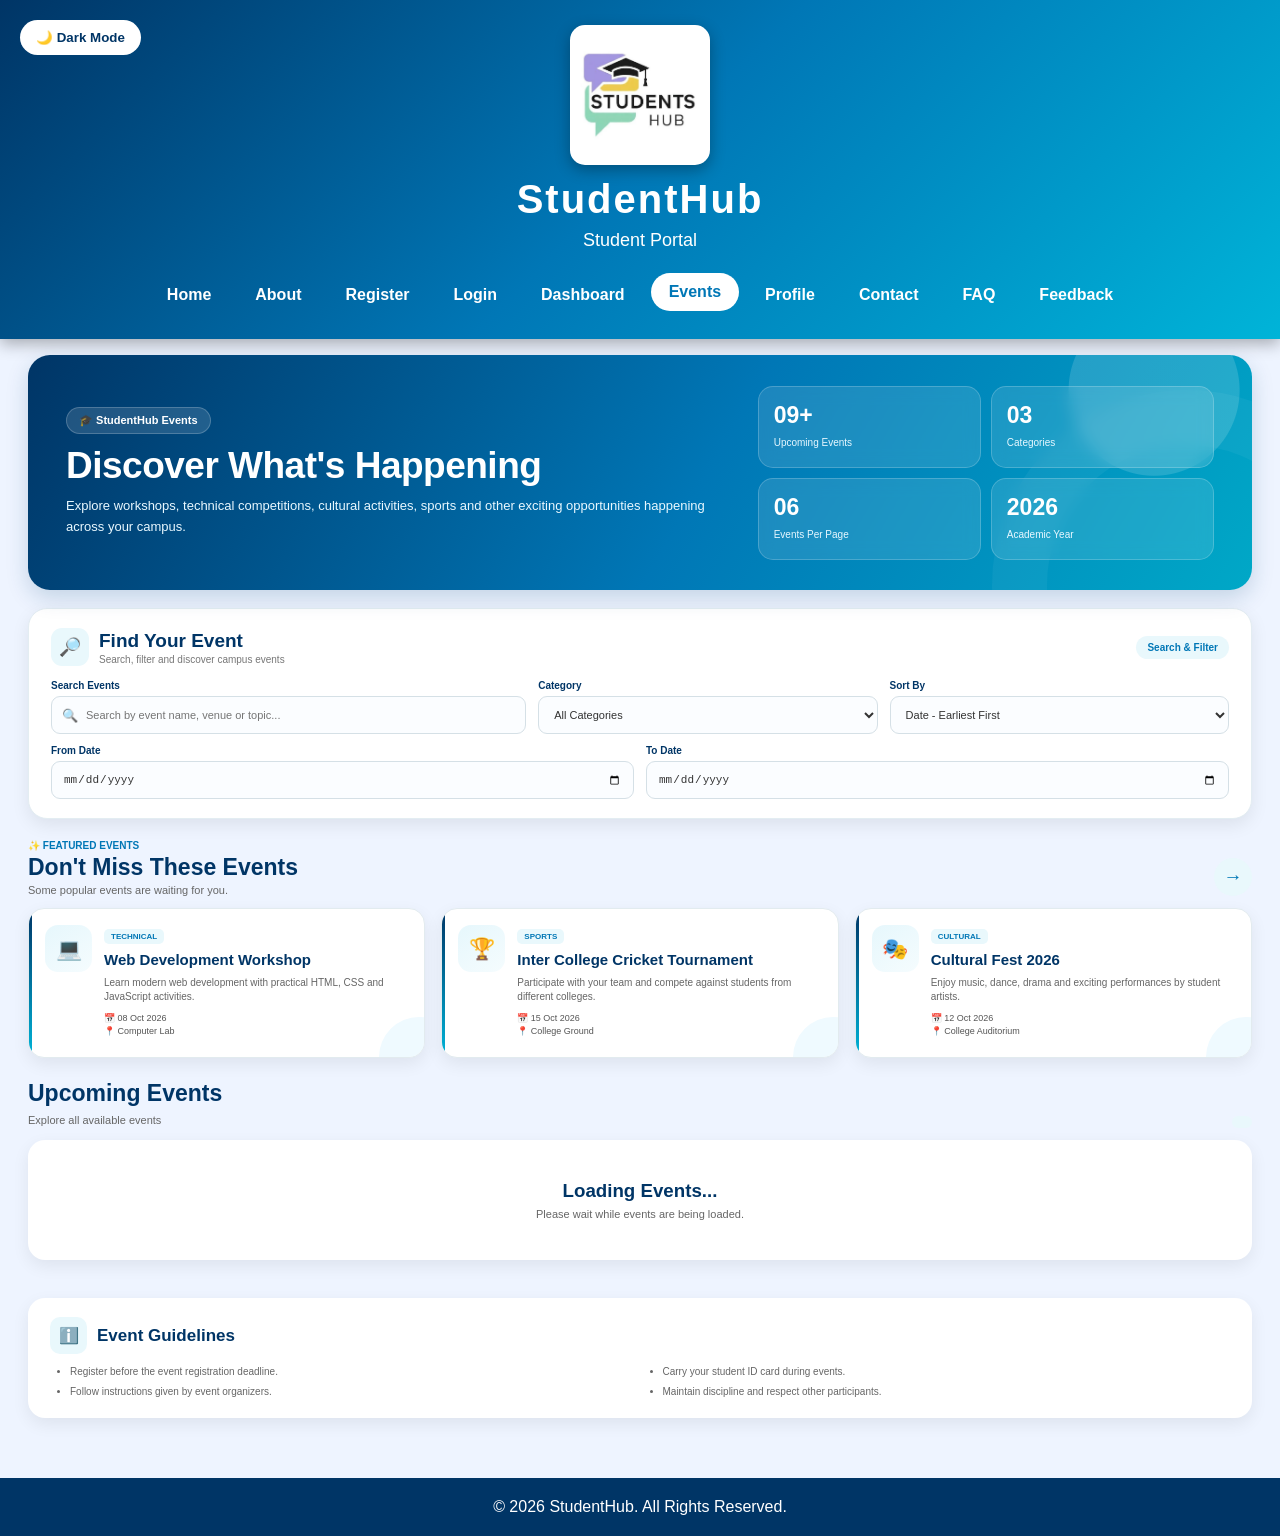
<file: events.html>
<!DOCTYPE html>
<html lang="en">

<head>
    <meta charset="UTF-8">
    <meta name="viewport" content="width=device-width, initial-scale=1.0">
    <title>StudentHub - Events</title>
    <link rel="stylesheet" href="csscommon.css">

    <style>
        * {
            box-sizing: border-box;
        }

        body {
            margin: 0;
        }

        .events-container {
            width: 100%;
            padding: 16px 28px 30px;
        }

        .events-hero {
            width: 100%;
            min-height: 235px;
            padding: 28px 38px;
            margin-bottom: 18px;
            border-radius: 22px;
            display: grid;
            grid-template-columns: 1.45fr 1fr;
            align-items: center;
            gap: 30px;
            color: white;
            background:
                radial-gradient(circle at 92% 15%, rgba(255,255,255,.14) 0 85px, transparent 86px),
                linear-gradient(120deg, #003566, #0077b6 55%, #00a8c7);
            position: relative;
            overflow: hidden;
            box-shadow: 0 8px 22px rgba(0,67,110,.18);
        }

        .events-hero::before {
            content: "";
            position: absolute;
            width: 280px;
            height: 280px;
            border: 55px solid rgba(255,255,255,.045);
            border-radius: 50%;
            right: -130px;
            bottom: -190px;
        }

        .hero-content {
            position: relative;
            z-index: 2;
        }

        .hero-badge {
            display: inline-flex;
            align-items: center;
            padding: 6px 12px;
            margin-bottom: 12px;
            border-radius: 20px;
            background: rgba(255,255,255,.13);
            border: 1px solid rgba(255,255,255,.2);
            font-size: 11px;
            font-weight: bold;
        }

        .events-hero h2 {
            margin: 0 0 9px;
            font-size: 37px;
            line-height: 1.1;
            letter-spacing: -.5px;
        }

        .events-hero p {
            max-width: 650px;
            margin: 0;
            color: #e8f8ff;
            font-size: 13px;
            line-height: 1.6;
        }

        .hero-stats {
            position: relative;
            z-index: 2;
            display: grid;
            grid-template-columns: 1fr 1fr;
            gap: 10px;
        }

        .hero-stat {
            min-height: 82px;
            padding: 15px;
            border-radius: 15px;
            background: rgba(255,255,255,.11);
            border: 1px solid rgba(255,255,255,.2);
            backdrop-filter: blur(8px);
            transition: .25s;
        }

        .hero-stat:hover {
            transform: translateY(-3px);
            background: rgba(255,255,255,.16);
        }

        .hero-stat strong {
            display: block;
            font-size: 23px;
            margin-bottom: 3px;
        }

        .hero-stat span {
            color: #e8f8ff;
            font-size: 10px;
        }

        .filter-box {
            width: 100%;
            padding: 19px 22px;
            margin-bottom: 21px;
            border-radius: 19px;
            background: white;
            border: 1px solid #e3edf2;
            box-shadow: 0 6px 18px rgba(0,0,0,.08);
        }

        .filter-title {
            display: flex;
            align-items: center;
            justify-content: space-between;
            margin-bottom: 14px;
        }

        .filter-title-left {
            display: flex;
            align-items: center;
            gap: 10px;
        }

        .filter-icon {
            width: 38px;
            height: 38px;
            display: flex;
            align-items: center;
            justify-content: center;
            border-radius: 11px;
            background: #e9f8fc;
            font-size: 18px;
        }

        .filter-title h3 {
            margin: 0;
            color: #003566;
            font-size: 19px;
        }

        .filter-title p {
            margin: 2px 0 0;
            color: #777;
            font-size: 10px;
        }

        .filter-badge {
            padding: 6px 11px;
            border-radius: 20px;
            background: #e9f8fc;
            color: #0077b6;
            font-size: 10px;
            font-weight: bold;
        }

        .filter-row {
            display: grid;
            grid-template-columns: 1.4fr 1fr 1fr;
            gap: 12px;
        }

        .filter-group {
            display: flex;
            flex-direction: column;
            gap: 5px;
        }

        .filter-group label {
            color: #003566;
            font-size: 10px;
            font-weight: bold;
        }

        .input-wrap {
            position: relative;
        }

        .input-wrap span {
            position: absolute;
            left: 11px;
            top: 50%;
            transform: translateY(-50%);
            font-size: 13px;
        }

        .filter-group input,
        .filter-group select {
            width: 100%;
            height: 38px;
            padding: 8px 11px;
            border: 1px solid #d5e0e6;
            border-radius: 9px;
            background: #fbfdff;
            color: #333;
            font-size: 11px;
            outline: none;
        }

        .input-wrap input {
            padding-left: 34px;
        }

        .filter-group input:focus,
        .filter-group select:focus {
            border-color: #00a8d0;
            box-shadow: 0 0 0 3px rgba(0,168,208,.07);
        }

        .date-filter {
            display: grid;
            grid-template-columns: 1fr 1fr;
            gap: 12px;
            margin-top: 11px;
        }

        .section-heading,
        .result-heading {
            display: flex;
            align-items: flex-end;
            justify-content: space-between;
            margin-bottom: 12px;
        }

        .heading-label {
            margin-bottom: 3px;
            color: #0077b6;
            font-size: 10px;
            font-weight: bold;
        }

        .section-heading h2,
        .result-heading h2 {
            margin: 0 0 3px;
            color: #003566;
            font-size: 23px;
        }

        .section-heading p,
        .result-label {
            margin: 0;
            color: #666;
            font-size: 11px;
        }

        .heading-arrow {
            width: 38px;
            height: 38px;
            display: flex;
            align-items: center;
            justify-content: center;
            border-radius: 50%;
            background: #e9f8fc;
            color: #0077b6;
            font-size: 19px;
        }

        .featured-section {
            margin-bottom: 22px;
        }

        .featured-grid {
            display: grid;
            grid-template-columns: repeat(3, 1fr);
            gap: 16px;
        }

        .featured-card {
            min-height: 150px;
            padding: 16px;
            display: grid;
            grid-template-columns: auto 1fr;
            gap: 12px;
            position: relative;
            overflow: hidden;
            border-radius: 16px;
            background: white;
            border: 1px solid #e2ebef;
            box-shadow: 0 6px 17px rgba(0,0,0,.07);
            transition: .25s;
        }

        .featured-card::before {
            content: "";
            position: absolute;
            left: 0;
            top: 0;
            bottom: 0;
            width: 3px;
            background: linear-gradient(180deg,#003566,#00b4d8);
        }

        .featured-card:hover {
            transform: translateY(-5px);
            box-shadow: 0 12px 25px rgba(0,80,130,.13);
        }

        .featured-card::after {
            content: "";
            position: absolute;
            width: 80px;
            height: 80px;
            right: -35px;
            bottom: -40px;
            border-radius: 50%;
            background: #effaff;
        }

        .featured-icon {
            width: 47px;
            height: 47px;
            display: flex;
            align-items: center;
            justify-content: center;
            border-radius: 13px;
            background: linear-gradient(145deg,#e6f7fc,#f5fcfe);
            font-size: 21px;
        }

        .featured-content {
            position: relative;
            z-index: 2;
        }

        .featured-category {
            display: inline-block;
            padding: 3px 7px;
            border-radius: 5px;
            background: #e9f8fc;
            color: #0077b6;
            font-size: 8px;
            font-weight: bold;
            text-transform: uppercase;
        }

        .featured-content h3 {
            margin: 6px 0;
            color: #003566;
            font-size: 15px;
            line-height: 1.3;
        }

        .featured-content p {
            margin: 0 0 8px;
            color: #666;
            font-size: 10px;
            line-height: 1.45;
        }

        .featured-info {
            display: flex;
            flex-direction: column;
            gap: 3px;
        }

        .featured-info span {
            color: #555;
            font-size: 9px;
        }

        .upcoming-section {
            margin-top: 0;
        }

        .result-info {
            padding: 6px 10px;
            border-radius: 18px;
            background: #e9f8fc;
            color: #0077b6;
            font-size: 10px;
            font-weight: bold;
        }

        .event-grid {
            display: grid;
            grid-template-columns: repeat(3, 1fr);
            gap: 16px;
        }

        .event-card {
            padding: 17px;
            position: relative;
            overflow: hidden;
            border-radius: 17px;
            background: white;
            border: 1px solid #e2ebef;
            box-shadow: 0 6px 17px rgba(0,0,0,.07);
            transition: .25s;
        }

        .event-card::before {
            content: "";
            position: absolute;
            top: 0;
            left: 0;
            width: 100%;
            height: 3px;
            background: linear-gradient(90deg,#003566,#0077b6,#00b4d8);
        }

        .event-card:hover {
            transform: translateY(-5px);
            box-shadow: 0 12px 27px rgba(0,80,130,.13);
        }

        .card-top {
            display: flex;
            align-items: center;
            justify-content: space-between;
            margin-bottom: 11px;
        }

        .event-icon {
            width: 47px;
            height: 47px;
            display: flex;
            align-items: center;
            justify-content: center;
            border-radius: 13px;
            background: #e9f8fc;
            font-size: 21px;
        }

        .event-number {
            width: 28px;
            height: 28px;
            display: flex;
            align-items: center;
            justify-content: center;
            border-radius: 50%;
            background: #f1f5f7;
            color: #0077b6;
            font-size: 10px;
            font-weight: bold;
        }

        .event-date {
            display: inline-block;
            padding: 5px 8px;
            margin-bottom: 7px;
            border-radius: 7px;
            background: #eaf8fc;
            color: #0077b6;
            font-size: 9px;
            font-weight: bold;
        }

        .event-card h3 {
            margin: 0 0 7px;
            color: #003566;
            font-size: 15px;
            line-height: 1.35;
        }

        .event-description {
            min-height: 42px;
            margin: 0 0 9px;
            color: #666;
            font-size: 10px;
            line-height: 1.5;
        }

        .event-info {
            padding-top: 7px;
            border-top: 1px solid #e7edf0;
        }

        .event-info p {
            margin: 4px 0;
            color: #555;
            font-size: 10px;
        }

        .message {
            grid-column: 1 / -1;
            padding: 40px 20px;
            text-align: center;
            border-radius: 17px;
            background: white;
            box-shadow: 0 6px 17px rgba(0,0,0,.07);
        }

        .message h3 {
            margin-bottom: 6px;
            color: #003566;
        }

        .message p {
            margin: 0;
            color: #666;
            font-size: 11px;
        }

        #pagination {
            display: flex;
            justify-content: center;
            flex-wrap: wrap;
            gap: 6px;
            margin: 18px 0;
        }

        #pagination button {
            min-width: 35px;
            height: 35px;
            padding: 0 11px;
            border: none;
            border-radius: 8px;
            background: #0077b6;
            color: white;
            font-size: 10px;
            font-weight: bold;
            cursor: pointer;
            transition: .2s;
        }

        #pagination button:hover {
            background: #003566;
            transform: translateY(-2px);
        }

        #pagination button.active {
            background: #003566;
        }

        #pagination button:disabled {
            background: #aeb8bd;
            cursor: not-allowed;
        }

        .guidelines {
            padding: 19px 22px;
            margin-top: 20px;
            border-radius: 17px;
            background: white;
            box-shadow: 0 6px 17px rgba(0,0,0,.07);
        }

        .guidelines-header {
            display: flex;
            align-items: center;
            gap: 10px;
            margin-bottom: 10px;
        }

        .guidelines-icon {
            width: 37px;
            height: 37px;
            display: flex;
            align-items: center;
            justify-content: center;
            border-radius: 10px;
            background: #e9f8fc;
        }

        .guidelines h3 {
            margin: 0;
            color: #003566;
            font-size: 17px;
        }

        .guidelines ul {
            display: grid;
            grid-template-columns: 1fr 1fr;
            gap: 5px 25px;
            margin: 0;
            padding-left: 20px;
        }

        .guidelines li {
            color: #666;
            font-size: 10px;
            line-height: 1.5;
        }

        body.dark-mode .filter-box,
        body.dark-mode .featured-card,
        body.dark-mode .event-card,
        body.dark-mode .message,
        body.dark-mode .guidelines {
            background: #1e1e1e;
            border-color: #333;
        }

        body.dark-mode .filter-title h3,
        body.dark-mode .section-heading h2,
        body.dark-mode .result-heading h2,
        body.dark-mode .featured-content h3,
        body.dark-mode .event-card h3,
        body.dark-mode .message h3,
        body.dark-mode .guidelines h3 {
            color: #00b4d8;
        }

        body.dark-mode .filter-title p,
        body.dark-mode .section-heading p,
        body.dark-mode .result-label,
        body.dark-mode .featured-content p,
        body.dark-mode .featured-info span,
        body.dark-mode .event-description,
        body.dark-mode .event-info p,
        body.dark-mode .message p,
        body.dark-mode .guidelines li {
            color: #ccc;
        }

        body.dark-mode .filter-group label {
            color: #00b4d8;
        }

        body.dark-mode .filter-group input,
        body.dark-mode .filter-group select {
            background: #292929;
            color: white;
            border-color: #444;
        }

        body.dark-mode .featured-icon,
        body.dark-mode .event-icon {
            background: #173746;
        }

        body.dark-mode .event-number {
            background: #292929;
        }

        body.dark-mode .event-info {
            border-color: #444;
        }

        body.dark-mode .guidelines-icon {
            background: #173746;
        }

        @media (max-width: 1100px) {
            .featured-grid,
            .event-grid {
                grid-template-columns: repeat(2, 1fr);
            }
        }

        @media (max-width: 900px) {
            .events-hero {
                grid-template-columns: 1fr;
            }

            .filter-row {
                grid-template-columns: 1fr 1fr;
            }

            .filter-group:first-child {
                grid-column: 1 / -1;
            }
        }

        @media (max-width: 650px) {
            .events-container {
                padding: 12px 14px 25px;
            }

            .events-hero {
                padding: 25px 20px;
                border-radius: 18px;
            }

            .events-hero h2 {
                font-size: 30px;
            }

            .hero-stats {
                grid-template-columns: 1fr 1fr;
            }

            .filter-box {
                padding: 17px;
            }

            .filter-badge {
                display: none;
            }

            .filter-row,
            .date-filter {
                grid-template-columns: 1fr;
            }

            .filter-group:first-child {
                grid-column: auto;
            }

            .featured-grid,
            .event-grid {
                grid-template-columns: 1fr;
            }

            .section-heading,
            .result-heading {
                align-items: flex-start;
                flex-direction: column;
                gap: 8px;
            }

            .guidelines ul {
                grid-template-columns: 1fr;
            }
        }
    </style>
</head>

<body>

    <header>

        <button id="themeToggle" class="theme-btn" type="button">
            🌙 Dark Mode
        </button>

        <button id="menuToggle" class="menu-btn" type="button">
            ☰
        </button>

        <div class="logo-section">

            <img src="logo.jfif" alt="StudentHub Logo">

            <h1>StudentHub</h1>

            <p>Student Portal</p>

        </div>

        <nav>

            <a href="index.html">Home</a>
            <a href="about.html">About</a>
            <a href="register.php">Register</a>
            <a href="login.php">Login</a>
            <a href="dashboard.php">Dashboard</a>
            <a href="events.html">Events</a>
            <a href="profile.php">Profile</a>
            <a href="contact.html">Contact</a>
            <a href="faq.html">FAQ</a>
            <a href="feedback.html">Feedback</a>

        </nav>

    </header>

    <main class="events-container">

        <section class="events-hero">

            <div class="hero-content">

                <span class="hero-badge">
                    🎓 StudentHub Events
                </span>

                <h2>
                    Discover What's Happening
                </h2>

                <p>
                    Explore workshops, technical competitions,
                    cultural activities, sports and other exciting
                    opportunities happening across your campus.
                </p>

            </div>

            <div class="hero-stats">

                <div class="hero-stat">
                    <strong>09+</strong>
                    <span>Upcoming Events</span>
                </div>

                <div class="hero-stat">
                    <strong>03</strong>
                    <span>Categories</span>
                </div>

                <div class="hero-stat">
                    <strong>06</strong>
                    <span>Events Per Page</span>
                </div>

                <div class="hero-stat">
                    <strong>2026</strong>
                    <span>Academic Year</span>
                </div>

            </div>

        </section>

        <section class="filter-box">

            <div class="filter-title">

                <div class="filter-title-left">

                    <div class="filter-icon">
                        🔎
                    </div>

                    <div>

                        <h3>
                            Find Your Event
                        </h3>

                        <p>
                            Search, filter and discover campus events
                        </p>

                    </div>

                </div>

                <span class="filter-badge">
                    Search & Filter
                </span>

            </div>

            <div class="filter-row">

                <div class="filter-group">

                    <label for="searchInput">
                        Search Events
                    </label>

                    <div class="input-wrap">

                        <span>🔍</span>

                        <input
                            type="text"
                            id="searchInput"
                            placeholder="Search by event name, venue or topic..."
                        >

                    </div>

                </div>

                <div class="filter-group">

                    <label for="categoryFilter">
                        Category
                    </label>

                    <select id="categoryFilter">

                        <option value="all">
                            All Categories
                        </option>

                        <option value="Technical">
                            Technical
                        </option>

                        <option value="Cultural">
                            Cultural
                        </option>

                        <option value="Sports">
                            Sports
                        </option>

                    </select>

                </div>

                <div class="filter-group">

                    <label for="sortSelect">
                        Sort By
                    </label>

                    <select id="sortSelect">

                        <option value="dateAsc">
                            Date - Earliest First
                        </option>

                        <option value="dateDesc">
                            Date - Latest First
                        </option>

                        <option value="nameAsc">
                            Name - A to Z
                        </option>

                        <option value="nameDesc">
                            Name - Z to A
                        </option>

                    </select>

                </div>

            </div>

            <div class="date-filter">

                <div class="filter-group">

                    <label for="fromDate">
                        From Date
                    </label>

                    <input
                        type="date"
                        id="fromDate"
                    >

                </div>

                <div class="filter-group">

                    <label for="toDate">
                        To Date
                    </label>

                    <input
                        type="date"
                        id="toDate"
                    >

                </div>

            </div>

        </section>

        <section class="featured-section">

            <div class="section-heading">

                <div>

                    <div class="heading-label">
                        ✨ FEATURED EVENTS
                    </div>

                    <h2>
                        Don't Miss These Events
                    </h2>

                    <p>
                        Some popular events are waiting for you.
                    </p>

                </div>

                <div class="heading-arrow">
                    →
                </div>

            </div>

            <div class="featured-grid">

                <div class="featured-card">

                    <div class="featured-icon">
                        💻
                    </div>

                    <div class="featured-content">

                        <span class="featured-category">
                            Technical
                        </span>

                        <h3>
                            Web Development Workshop
                        </h3>

                        <p>
                            Learn modern web development with practical
                            HTML, CSS and JavaScript activities.
                        </p>

                        <div class="featured-info">

                            <span>
                                📅 08 Oct 2026
                            </span>

                            <span>
                                📍 Computer Lab
                            </span>

                        </div>

                    </div>

                </div>

                <div class="featured-card">

                    <div class="featured-icon">
                        🏆
                    </div>

                    <div class="featured-content">

                        <span class="featured-category">
                            Sports
                        </span>

                        <h3>
                            Inter College Cricket Tournament
                        </h3>

                        <p>
                            Participate with your team and compete
                            against students from different colleges.
                        </p>

                        <div class="featured-info">

                            <span>
                                📅 15 Oct 2026
                            </span>

                            <span>
                                📍 College Ground
                            </span>

                        </div>

                    </div>

                </div>

                <div class="featured-card">

                    <div class="featured-icon">
                        🎭
                    </div>

                    <div class="featured-content">

                        <span class="featured-category">
                            Cultural
                        </span>

                        <h3>
                            Cultural Fest 2026
                        </h3>

                        <p>
                            Enjoy music, dance, drama and exciting
                            performances by student artists.
                        </p>

                        <div class="featured-info">

                            <span>
                                📅 12 Oct 2026
                            </span>

                            <span>
                                📍 College Auditorium
                            </span>

                        </div>

                    </div>

                </div>

            </div>

        </section>

        <section class="upcoming-section">

            <div class="result-heading">

                <div>

                    <h2>
                        Upcoming Events
                    </h2>

                    <span class="result-label">
                        Explore all available events
                    </span>

                </div>

                <div id="resultInfo" class="result-info"></div>

            </div>

            <section
                id="eventsContainer"
                class="event-grid">
            </section>

            <div id="pagination"></div>

        </section>

        <section class="guidelines">

            <div class="guidelines-header">

                <div class="guidelines-icon">
                    ℹ️
                </div>

                <h3>
                    Event Guidelines
                </h3>

            </div>

            <ul>

                <li>
                    Register before the event registration deadline.
                </li>

                <li>
                    Carry your student ID card during events.
                </li>

                <li>
                    Follow instructions given by event organizers.
                </li>

                <li>
                    Maintain discipline and respect other participants.
                </li>

            </ul>

        </section>

    </main>

    <footer>

        <p>
            © 2026 StudentHub. All Rights Reserved.
        </p>

    </footer>

    <script src="scriptcomman.js"></script>
    <script src="events.js"></script>

</body>

</html>
</file>
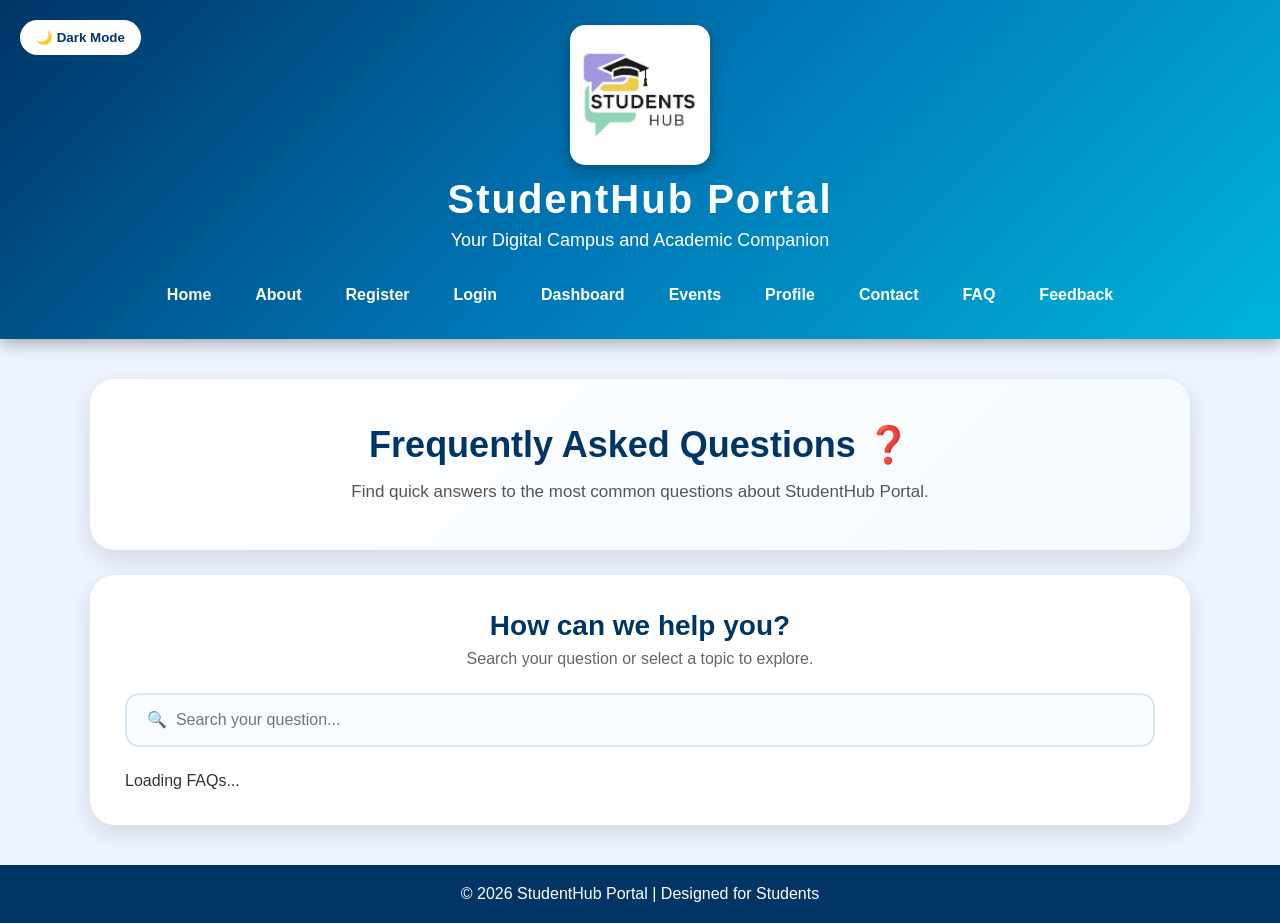
<file: faq.html>
<!DOCTYPE html>
<html lang="en">

<head>

    <meta charset="UTF-8">
    <meta name="viewport" content="width=device-width, initial-scale=1.0">

    <title>StudentHub Portal - FAQ</title>

    <link rel="stylesheet" href="csscommon.css">

    <style>

        .faq-container {
            width: 92%;
            max-width: 1100px;
            margin: 40px auto;
        }


        .faq-hero {
            background: linear-gradient(135deg, #ffffff, #f4faff);
            padding: 45px 30px;
            text-align: center;
            border-radius: 25px;
            box-shadow: 0 8px 25px rgba(0, 0, 0, 0.12);
            margin-bottom: 25px;
        }


        .faq-hero h2 {
            font-size: 36px;
            color: #003566;
            margin-bottom: 12px;
        }


        .faq-hero p {
            color: #555;
            font-size: 17px;
            line-height: 1.6;
        }


        .faq-card {
            background: white;
            padding: 35px;
            border-radius: 25px;
            box-shadow: 0 8px 25px rgba(0, 0, 0, 0.12);
        }


        .faq-heading {
            text-align: center;
            margin-bottom: 25px;
        }


        .faq-heading h2 {
            color: #003566;
            font-size: 28px;
            margin-bottom: 8px;
        }


        .faq-heading p {
            color: #666;
        }


        .search-box {
            position: relative;
            margin-bottom: 25px;
        }


        #searchInput {
            width: 100%;
            padding: 16px 20px;
            border: 2px solid #d9e5ef;
            border-radius: 14px;
            font-size: 16px;
            outline: none;
            background: #f8fbff;
            transition: 0.3s;
            box-sizing: border-box;
        }


        #searchInput:focus {
            border-color: #0077b6;
            background: white;
            box-shadow: 0 0 0 4px rgba(0, 119, 182, 0.1);
        }


        .welcome-box {
            background: linear-gradient(135deg, #eaf7ff, #f8fbff);
            border: 1px solid #d6e8f5;
            border-radius: 20px;
            padding: 30px;
            text-align: center;
        }


        .welcome-box h3 {
            color: #003566;
            font-size: 25px;
            margin-bottom: 10px;
        }


        .welcome-box p {
            color: #666;
            margin-bottom: 25px;
        }


        .category-buttons {
            display: grid;
            grid-template-columns: repeat(5, 1fr);
            gap: 12px;
        }


        .category-buttons button {
            border: 1px solid #d4e3ed;
            background: white;
            color: #003566;
            padding: 15px 10px;
            border-radius: 14px;
            font-size: 14px;
            font-weight: bold;
            cursor: pointer;
            transition: 0.3s;
        }


        .category-buttons button:hover {
            background: #0077b6;
            color: white;
            border-color: #0077b6;
            transform: translateY(-3px);
            box-shadow: 0 7px 15px rgba(0, 119, 182, 0.2);
        }


        .result-header {
            display: flex;
            justify-content: space-between;
            align-items: center;
            margin-bottom: 15px;
            gap: 15px;
        }


        .result-header h3 {
            color: #003566;
            font-size: 23px;
        }


        .result-header button {
            border: none;
            background: #e8f4ff;
            color: #0077b6;
            padding: 9px 16px;
            border-radius: 20px;
            font-weight: bold;
            cursor: pointer;
            transition: 0.3s;
        }


        .result-header button:hover {
            background: #0077b6;
            color: white;
        }


        .faq-controls {
            margin-bottom: 15px;
        }


        #sortSelect {
            width: 220px;
            padding: 12px 15px;
            border: 2px solid #d9e5ef;
            border-radius: 12px;
            background: #f8fbff;
            color: #003566;
            font-size: 15px;
            outline: none;
            cursor: pointer;
        }


        #sortSelect:focus {
            border-color: #0077b6;
        }


        .faq-list {
            display: grid;
            gap: 12px;
        }


        .faq-item {
            background: white;
            border: 1px solid #dce6ed;
            border-radius: 14px;
            overflow: hidden;
            transition: 0.3s;
        }


        .faq-item:hover {
            border-color: #9bcde5;
            box-shadow: 0 5px 15px rgba(0, 119, 182, 0.08);
        }


        .faq-question {
            width: 100%;
            padding: 18px 20px;
            border: none;
            background: #f8fbff;
            color: #003566;
            display: flex;
            justify-content: space-between;
            align-items: center;
            text-align: left;
            font-size: 16px;
            font-weight: bold;
            cursor: pointer;
            transition: 0.3s;
        }


        .faq-question:hover {
            background: #edf8ff;
        }


        .faq-question b {
            min-width: 28px;
            height: 28px;
            display: flex;
            justify-content: center;
            align-items: center;
            border-radius: 50%;
            background: #0077b6;
            color: white;
            font-size: 20px;
        }


        .faq-answer {
            display: none;
            padding: 18px 20px;
            background: white;
            color: #555;
            line-height: 1.7;
            border-top: 1px solid #e1e8ed;
        }


        .faq-answer.show {
            display: block;
        }


        .no-result {
            text-align: center;
            padding: 35px;
            background: #f8fbff;
            border-radius: 18px;
            border: 1px solid #dce6ed;
        }


        .no-result h3 {
            color: #003566;
            margin-bottom: 8px;
        }


        .no-result p {
            color: #666;
        }


        .pagination {
            display: flex;
            justify-content: center;
            align-items: center;
            gap: 8px;
            margin-top: 25px;
            flex-wrap: wrap;
        }


        .pagination button {
            border: 1px solid #d4e3ed;
            background: white;
            color: #003566;
            min-width: 40px;
            padding: 10px 14px;
            border-radius: 10px;
            font-weight: bold;
            cursor: pointer;
            transition: 0.3s;
        }


        .pagination button:hover:not(:disabled),
        .pagination button.active {
            background: #0077b6;
            color: white;
            border-color: #0077b6;
        }


        .pagination button:disabled {
            opacity: 0.5;
            cursor: not-allowed;
        }


        body.dark-mode .faq-hero,
        body.dark-mode .faq-card {
            background: #1e1e1e;
        }


        body.dark-mode .faq-hero h2,
        body.dark-mode .faq-heading h2 {
            color: #00b4d8;
        }


        body.dark-mode .faq-hero p,
        body.dark-mode .faq-heading p {
            color: #ccc;
        }


        body.dark-mode #searchInput {
            background: #252525;
            border-color: #444;
            color: white;
        }


        body.dark-mode #searchInput::placeholder {
            color: #aaa;
        }


        body.dark-mode .welcome-box {
            background: #252525;
            border-color: #444;
        }


        body.dark-mode .welcome-box h3 {
            color: #00b4d8;
        }


        body.dark-mode .welcome-box p {
            color: #ccc;
        }


        body.dark-mode .category-buttons button {
            background: #252525;
            color: white;
            border-color: #444;
        }


        body.dark-mode .category-buttons button:hover {
            background: #0077b6;
            border-color: #0077b6;
        }


        body.dark-mode .result-header h3 {
            color: #00b4d8;
        }


        body.dark-mode .result-header button {
            background: #333;
            color: #00b4d8;
        }


        body.dark-mode #sortSelect {
            background: #252525;
            border-color: #444;
            color: white;
        }


        body.dark-mode .faq-item {
            background: #252525;
            border-color: #444;
        }


        body.dark-mode .faq-question {
            background: #252525;
            color: white;
        }


        body.dark-mode .faq-question:hover {
            background: #333;
        }


        body.dark-mode .faq-answer {
            background: #1e1e1e;
            color: #ddd;
            border-color: #444;
        }


        body.dark-mode .no-result {
            background: #252525;
            border-color: #444;
        }


        body.dark-mode .no-result h3 {
            color: #00b4d8;
        }


        body.dark-mode .no-result p {
            color: #ccc;
        }


        body.dark-mode .pagination button {
            background: #252525;
            color: white;
            border-color: #444;
        }


        body.dark-mode .pagination button:hover:not(:disabled),
        body.dark-mode .pagination button.active {
            background: #0077b6;
            color: white;
        }


        @media(max-width: 900px) {

            .category-buttons {
                grid-template-columns: repeat(3, 1fr);
            }

        }


        @media(max-width: 768px) {

            .logo-section h1 {
                font-size: 30px;
            }

            .logo-section img {
                width: 110px;
                height: 110px;
            }

            .faq-hero h2 {
                font-size: 28px;
            }

            .faq-card {
                padding: 22px;
            }

            .category-buttons {
                grid-template-columns: repeat(2, 1fr);
            }

        }


        @media(max-width: 500px) {

            .faq-container {
                width: 94%;
                margin: 25px auto;
            }

            .faq-hero {
                padding: 30px 20px;
            }

            .faq-hero h2 {
                font-size: 24px;
            }

            .faq-card {
                padding: 18px;
            }

            .category-buttons {
                grid-template-columns: 1fr;
            }

            .result-header {
                flex-direction: column;
                align-items: flex-start;
            }

            #sortSelect {
                width: 100%;
            }

            .faq-question {
                font-size: 15px;
                padding: 16px;
            }

        }

    </style>

</head>


<body>


    <header>

        <div class="logo-section">

            <img src="logo.jfif" alt="StudentHub Logo">

            <h1>StudentHub Portal</h1>

            <p>Your Digital Campus and Academic Companion</p>

        </div>


        <button type="button" id="themeToggle" class="theme-btn">
            🌙 Dark Mode
        </button>


        <button type="button" id="menuToggle" class="menu-btn">
            ☰
        </button>


        <nav>

            <a href="index.html">Home</a>
            <a href="about.html">About</a>
            <a href="register.php">Register</a>
            <a href="login.php">Login</a>
            <a href="dashboard.php">Dashboard</a>
            <a href="events.html">Events</a>
            <a href="profile.php">Profile</a>
            <a href="contact.html">Contact</a>
            <a href="faq.html">FAQ</a>
            <a href="feedback.html">Feedback</a>

        </nav>

    </header>


    <main class="faq-container">


        <section class="faq-hero">

            <h2>
                Frequently Asked Questions ❓
            </h2>

            <p>
                Find quick answers to the most common questions
                about StudentHub Portal.
            </p>

        </section>


        <section class="faq-card">


            <div class="faq-heading">

                <h2>
                    How can we help you?
                </h2>

                <p>
                    Search your question or select a topic to explore.
                </p>

            </div>


            <div class="search-box">

                <input
                    type="text"
                    id="searchInput"
                    placeholder="🔍  Search your question..."
                >

            </div>


            <div id="faqContainer">

                <p>
                    Loading FAQs...
                </p>

            </div>


        </section>


    </main>


    <footer>

        <p>
            &copy; 2026 StudentHub Portal | Designed for Students
        </p>

    </footer>


    <script src="faq.js"></script>

    <script src="scriptcomman.js"></script>


</body>

</html>
</file>
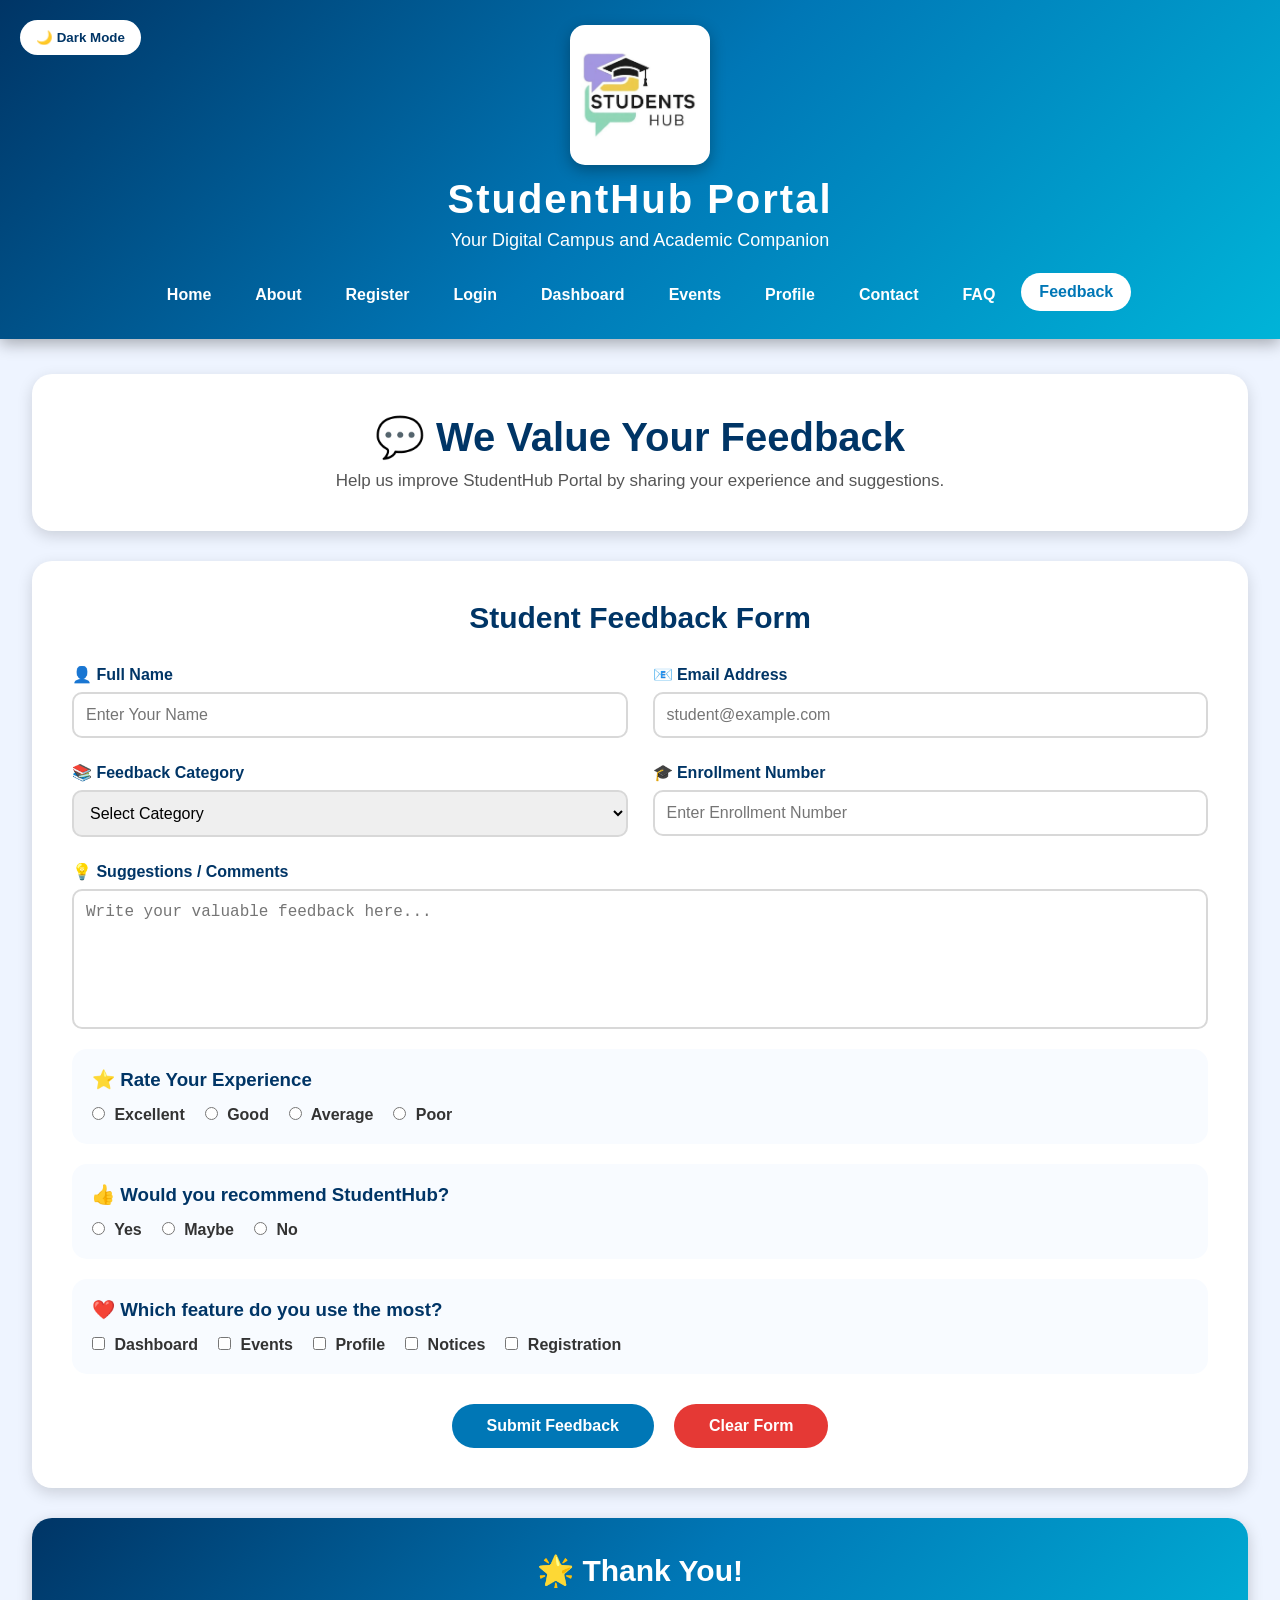
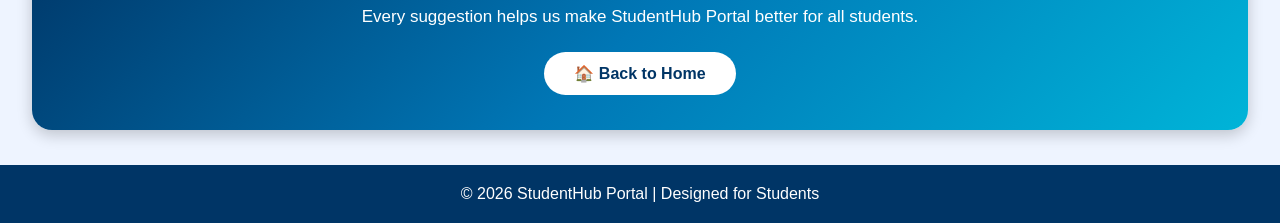
<file: feedback.html>
<!DOCTYPE html>
<html lang="en">

<head>

    <meta charset="UTF-8">
    <meta name="viewport" content="width=device-width, initial-scale=1.0">

    <title>StudentHub Portal - Feedback</title>

    <link rel="stylesheet" href="csscommon.css">

    <style>

        /* ================= FEEDBACK PAGE ================= */

        .feedback-container {
            width: 95%;
            max-width: 1250px;
            margin: 35px auto;
            display: grid;
            gap: 30px;
        }

        .feedback-hero {
            background: white;
            padding: 40px;
            border-radius: 20px;
            text-align: center;
            box-shadow: 0 5px 15px rgba(0, 0, 0, .15);
            transition: .3s;
        }

        .feedback-hero h2 {
            font-size: 40px;
            color: #003566;
            margin-bottom: 10px;
        }

        .feedback-hero p {
            font-size: 17px;
            color: #555;
        }

        .feedback-card {
            background: white;
            padding: 40px;
            border-radius: 20px;
            box-shadow: 0 5px 15px rgba(0, 0, 0, .15);
            transition: .3s;
        }

        .feedback-card h2 {
            text-align: center;
            color: #003566;
            margin-bottom: 30px;
            font-size: 30px;
        }

        .form-grid {
            display: grid;
            grid-template-columns: 1fr 1fr;
            gap: 25px;
        }

        .form-group {
            display: flex;
            flex-direction: column;
        }

        .form-group label {
            font-weight: bold;
            margin-bottom: 8px;
            color: #003566;
        }

        .form-group input,
        .form-group select,
        .form-group textarea {
            padding: 12px;
            font-size: 16px;
            border: 2px solid #d8d8d8;
            border-radius: 10px;
            outline: none;
            transition: .3s;
        }

        .form-group input:focus,
        .form-group select:focus,
        .form-group textarea:focus {
            border-color: #0077b6;
            box-shadow: 0 0 8px rgba(0, 119, 182, .3);
        }

        .full-width {
            grid-column: 1 / 3;
        }

        .form-group textarea {
            height: 140px;
            resize: none;
        }

        .option-box {
            background: #f8fbff;
            padding: 20px;
            border-radius: 15px;
            margin-top: 20px;
            transition: .3s;
        }

        .option-box h3 {
            margin-bottom: 15px;
            color: #003566;
        }

        .option-row {
            display: flex;
            flex-wrap: wrap;
            gap: 20px;
        }

        .option-row label {
            font-weight: bold;
        }

        .option-row input {
            margin-right: 5px;
        }

        .button-area {
            display: flex;
            justify-content: center;
            gap: 20px;
            margin-top: 30px;
        }

        .button-area input {
            padding: 13px 35px;
            font-size: 16px;
            border: none;
            border-radius: 30px;
            cursor: pointer;
            font-weight: bold;
            transition: .3s;
        }

        input[type="submit"] {
            background: #0077b6;
            color: white;
        }

        input[type="submit"]:hover {
            background: #003566;
        }

        input[type="reset"] {
            background: #e53935;
            color: white;
        }

        input[type="reset"]:hover {
            background: #b71c1c;
        }

        /* ================= THANK YOU CARD ================= */

        .thank-card {
            background: linear-gradient(135deg, #003566, #0077b6, #00b4d8);
            color: white;
            padding: 35px;
            border-radius: 20px;
            text-align: center;
            box-shadow: 0 5px 15px rgba(0, 0, 0, .2);
        }

        .thank-card h2 {
            font-size: 30px;
            margin-bottom: 15px;
        }

        .thank-card p {
            font-size: 17px;
            line-height: 1.7;
        }

        .home-btn {
            display: inline-block;
            margin-top: 20px;
            padding: 12px 30px;
            background: white;
            color: #003566;
            font-weight: bold;
            text-decoration: none;
            border-radius: 30px;
            transition: .3s;
        }

        .home-btn:hover {
            background: #003566;
            color: white;
        }

        /* ================= DARK MODE ================= */

        body.dark-mode .feedback-hero,
        body.dark-mode .feedback-card {
            background: #1e1e1e;
            color: #eeeeee;
        }

        body.dark-mode .feedback-hero h2,
        body.dark-mode .feedback-card h2,
        body.dark-mode .form-group label,
        body.dark-mode .option-box h3 {
            color: #00b4d8;
        }

        body.dark-mode .feedback-hero p {
            color: #cccccc;
        }

        body.dark-mode .option-box {
            background: #292929;
            color: #eeeeee;
        }

        body.dark-mode .form-group input,
        body.dark-mode .form-group select,
        body.dark-mode .form-group textarea {
            background: #252525;
            color: white;
            border-color: #555;
        }

        body.dark-mode .form-group input::placeholder,
        body.dark-mode .form-group textarea::placeholder {
            color: #bbbbbb;
        }

        /* ================= RESPONSIVE ================= */

        @media(max-width: 900px) {

            .form-grid {
                grid-template-columns: 1fr;
            }

            .full-width {
                grid-column: 1;
            }

        }

        @media(max-width: 768px) {

            .feedback-container {
                width: 92%;
                margin: 25px auto;
            }

            .feedback-hero {
                padding: 25px 15px;
            }

            .feedback-hero h2 {
                font-size: 30px;
            }

            .feedback-card {
                padding: 25px 18px;
            }

            .feedback-card h2 {
                font-size: 25px;
            }

            .option-row {
                flex-direction: column;
                gap: 12px;
            }

            .button-area {
                flex-direction: column;
            }

            .button-area input {
                width: 100%;
            }

        }

    </style>

</head>

<body>

    <header>

        <div class="logo-section">

            <img src="logo.jfif" alt="StudentHub Logo">

            <h1>StudentHub Portal</h1>

            <p>Your Digital Campus and Academic Companion</p>

        </div>

        <button type="button" id="themeToggle" class="theme-btn">
            🌙 Dark Mode
        </button>

        <button type="button" id="menuToggle" class="menu-btn">
            ☰
        </button>

        <nav>

            <a href="index.html">Home</a>
            <a href="about.html">About</a>
            <a href="register.php">Register</a>
            <a href="login.php">Login</a>
            <a href="dashboard.php">Dashboard</a>
            <a href="events.html">Events</a>
            <a href="profile.php">Profile</a>
            <a href="contact.html">Contact</a>
            <a href="faq.html">FAQ</a>
            <a href="feedback.html">Feedback</a>

        </nav>

    </header>


    <main class="feedback-container">

        <section class="feedback-hero">

            <h2>💬 We Value Your Feedback</h2>

            <p>
                Help us improve StudentHub Portal by sharing your experience and suggestions.
            </p>

        </section>


        <section class="feedback-card">

            <h2>Student Feedback Form</h2>

            <form>

                <div class="form-grid">

                    <div class="form-group">

                        <label>👤 Full Name</label>

                        <input
                            type="text"
                            placeholder="Enter Your Name">

                    </div>


                    <div class="form-group">

                        <label>📧 Email Address</label>

                        <input
                            type="email"
                            placeholder="student@example.com">

                    </div>


                    <div class="form-group">

                        <label>📚 Feedback Category</label>

                        <select>

                            <option>Select Category</option>
                            <option>Website Design</option>
                            <option>Academic Services</option>
                            <option>Campus Events</option>
                            <option>Technical Issue</option>
                            <option>General Suggestion</option>

                        </select>

                    </div>


                    <div class="form-group">

                        <label>🎓 Enrollment Number</label>

                        <input
                            type="text"
                            placeholder="Enter Enrollment Number">

                    </div>


                    <div class="form-group full-width">

                        <label>💡 Suggestions / Comments</label>

                        <textarea
                            placeholder="Write your valuable feedback here..."></textarea>

                    </div>

                </div>


                <div class="option-box">

                    <h3>⭐ Rate Your Experience</h3>

                    <div class="option-row">

                        <label>
                            <input type="radio" name="rate">
                            Excellent
                        </label>

                        <label>
                            <input type="radio" name="rate">
                            Good
                        </label>

                        <label>
                            <input type="radio" name="rate">
                            Average
                        </label>

                        <label>
                            <input type="radio" name="rate">
                            Poor
                        </label>

                    </div>

                </div>


                <div class="option-box">

                    <h3>👍 Would you recommend StudentHub?</h3>

                    <div class="option-row">

                        <label>
                            <input type="radio" name="recommend">
                            Yes
                        </label>

                        <label>
                            <input type="radio" name="recommend">
                            Maybe
                        </label>

                        <label>
                            <input type="radio" name="recommend">
                            No
                        </label>

                    </div>

                </div>


                <div class="option-box">

                    <h3>❤️ Which feature do you use the most?</h3>

                    <div class="option-row">

                        <label>
                            <input type="checkbox">
                            Dashboard
                        </label>

                        <label>
                            <input type="checkbox">
                            Events
                        </label>

                        <label>
                            <input type="checkbox">
                            Profile
                        </label>

                        <label>
                            <input type="checkbox">
                            Notices
                        </label>

                        <label>
                            <input type="checkbox">
                            Registration
                        </label>

                    </div>

                </div>


                <div class="button-area">

                    <input
                        type="submit"
                        value="Submit Feedback">

                    <input
                        type="reset"
                        value="Clear Form">

                </div>

            </form>

        </section>


        <section class="thank-card">

            <h2>🌟 Thank You!</h2>

            <p>
                Every suggestion helps us make StudentHub Portal better for all students.
            </p>

            <a href="index.html" class="home-btn">
                🏠 Back to Home
            </a>

        </section>

    </main>


    <footer>

        <p>
            &copy; 2026 StudentHub Portal | Designed for Students
        </p>

    </footer>


    <script src="scriptcomman.js"></script>

</body>

</html>
</file>
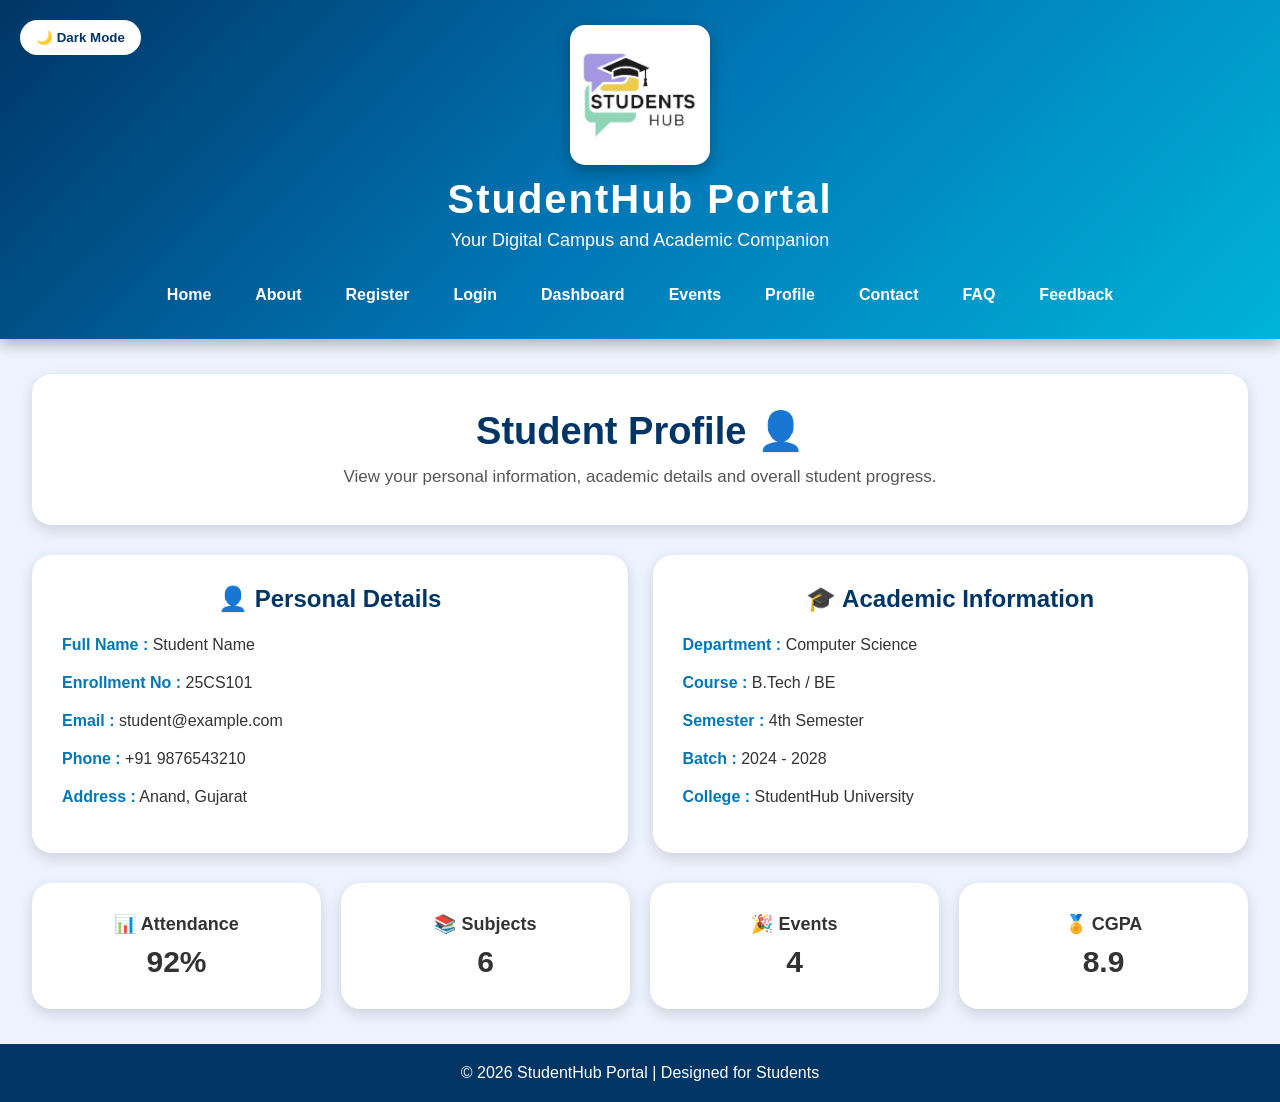
<file: profile.html>
<!DOCTYPE html>
<html lang="en">

<head>

    <meta charset="UTF-8">
    <meta name="viewport" content="width=device-width, initial-scale=1.0">

    <title>StudentHub Portal - Profile</title>

    <link rel="stylesheet" href="csscommon.css">

    <style>

        /* =========================
           PROFILE PAGE
           ========================= */

        .profile-container {
            width: 95%;
            max-width: 1300px;
            margin: 35px auto;
            display: grid;
            gap: 30px;
        }


        /* =========================
           HERO
           ========================= */

        .profile-hero {
            background: white;
            padding: 35px;
            text-align: center;
            border-radius: 20px;
            box-shadow: 0 5px 15px rgba(0, 0, 0, .15);
        }

        .profile-hero h2 {
            font-size: 38px;
            color: #003566;
            margin-bottom: 10px;
        }

        .profile-hero p {
            font-size: 17px;
            color: #555;
            line-height: 1.6;
        }


        /* =========================
           PROFILE CARDS
           ========================= */

        .profile-grid {
            display: grid;
            grid-template-columns: repeat(2, 1fr);
            gap: 25px;
        }

        .profile-card {
            background: white;
            padding: 30px;
            border-radius: 20px;
            box-shadow: 0 5px 15px rgba(0, 0, 0, .15);
            transition: 0.3s;
        }

        .profile-card:hover {
            transform: translateY(-8px);
            box-shadow: 0 10px 25px rgba(0, 0, 0, .25);
        }

        .profile-card h2 {
            color: #003566;
            margin-bottom: 20px;
            text-align: center;
        }

        .profile-card p {
            margin: 14px 0;
            font-size: 16px;
            line-height: 1.5;
        }

        .profile-card b {
            color: #0077b6;
        }


        /* =========================
           SUMMARY
           ========================= */

        .summary-grid {
            display: grid;
            grid-template-columns: repeat(4, 1fr);
            gap: 20px;
        }

        .summary-card {
            background: white;
            padding: 30px 20px;
            border-radius: 20px;
            box-shadow: 0 5px 15px rgba(0, 0, 0, .15);
            display: flex;
            flex-direction: column;
            justify-content: center;
            align-items: center;
            transition: 0.3s;
            text-align: center;
        }

        .summary-card:hover {
            background: #0077b6;
            color: white;
            transform: translateY(-8px);
            box-shadow: 0 10px 25px rgba(0, 0, 0, .25);
        }

        .summary-card h3 {
            margin-bottom: 10px;
            font-size: 18px;
        }

        .summary-card h2 {
            font-size: 30px;
        }


        /* =========================
           DARK MODE
           ========================= */

        body.dark-mode .profile-hero,
        body.dark-mode .profile-card,
        body.dark-mode .summary-card {
            background: #1e1e1e;
            color: white;
        }

        body.dark-mode .profile-hero h2,
        body.dark-mode .profile-card h2 {
            color: #00b4d8;
        }

        body.dark-mode .profile-hero p {
            color: #ddd;
        }

        body.dark-mode .profile-card b {
            color: #00b4d8;
        }


        /* =========================
           RESPONSIVE
           ========================= */

        @media (max-width: 900px) {

            .profile-grid {
                grid-template-columns: 1fr;
            }

            .summary-grid {
                grid-template-columns: repeat(2, 1fr);
            }

        }


        @media (max-width: 768px) {

            .profile-grid {
                grid-template-columns: 1fr;
            }

            .summary-grid {
                grid-template-columns: 1fr;
            }

            .profile-hero {
                padding: 25px;
            }

            .profile-hero h2 {
                font-size: 30px;
            }

            .profile-hero p {
                font-size: 15px;
            }

            .profile-card {
                padding: 25px;
            }

            .profile-card h2 {
                font-size: 22px;
            }

            .summary-card {
                padding: 25px;
            }

        }

    </style>

</head>

<body>

    <header>

        <button
            id="themeToggle"
            class="theme-btn"
            type="button">

            🌙 Dark Mode

        </button>

        <button
            id="menuToggle"
            class="menu-btn"
            type="button">

            ☰

        </button>


        <div class="logo-section">

            <img src="logo.jfif" alt="StudentHub Logo">

            <h1>StudentHub Portal</h1>

            <p>Your Digital Campus and Academic Companion</p>

        </div>


        <nav>

            <a href="index.html">Home</a>

            <a href="about.html">About</a>

            <a href="register.php">Register</a>

            <a href="login.php">Login</a>

            <a href="dashboard.php">Dashboard</a>

            <a href="events.html">Events</a>

            <a href="profile.php">Profile</a>

            <a href="contact.html">Contact</a>

            <a href="faq.html">FAQ</a>

            <a href="feedback.html">Feedback</a>

        </nav>

    </header>


    <main class="profile-container">

        <section class="profile-hero">

            <h2>Student Profile 👤</h2>

            <p>
                View your personal information, academic details and overall student progress.
            </p>

        </section>


        <section class="profile-grid">

            <div class="profile-card">

                <h2>👤 Personal Details</h2>

                <p><b>Full Name :</b> Student Name</p>

                <p><b>Enrollment No :</b> 25CS101</p>

                <p><b>Email :</b> student@example.com</p>

                <p><b>Phone :</b> +91 9876543210</p>

                <p><b>Address :</b> Anand, Gujarat</p>

            </div>


            <div class="profile-card">

                <h2>🎓 Academic Information</h2>

                <p><b>Department :</b> Computer Science</p>

                <p><b>Course :</b> B.Tech / BE</p>

                <p><b>Semester :</b> 4th Semester</p>

                <p><b>Batch :</b> 2024 - 2028</p>

                <p><b>College :</b> StudentHub University</p>

            </div>

        </section>


        <section class="summary-grid">

            <div class="summary-card">

                <h3>📊 Attendance</h3>

                <h2>92%</h2>

            </div>


            <div class="summary-card">

                <h3>📚 Subjects</h3>

                <h2>6</h2>

            </div>


            <div class="summary-card">

                <h3>🎉 Events</h3>

                <h2>4</h2>

            </div>


            <div class="summary-card">

                <h3>🏅 CGPA</h3>

                <h2>8.9</h2>

            </div>

        </section>

    </main>


    <footer>

        <p>
            &copy; 2026 StudentHub Portal | Designed for Students
        </p>

    </footer>


    <script src="scriptcomman.js"></script>

</body>

</html>
</file>
<file: csscommon.css>
* {
    margin: 0;
    padding: 0;
    box-sizing: border-box;
}

html {
    scroll-behavior: smooth;
}

body {
    font-family: Arial, Helvetica, sans-serif;
    background: #eef4ff;
    color: #333;
    transition: background .3s, color .3s;
}

/* ================= HEADER ================= */

header {
    background: linear-gradient(135deg, #003566, #0077b6, #00b4d8);
    padding: 25px;
    text-align: center;
    color: white;
    box-shadow: 0 5px 15px rgba(0, 0, 0, .3);
    position: relative;
}

.logo-section {
    display: flex;
    flex-direction: column;
    align-items: center;
}

.logo-section img {
    width: 140px;
    height: 140px;
    background: white;
    padding: 10px;
    border-radius: 15px;
    object-fit: contain;
    box-shadow: 0 5px 15px rgba(0, 0, 0, .3);
    transition: .3s;
}

.logo-section img:hover {
    transform: scale(1.08);
}

.logo-section h1 {
    margin-top: 12px;
    font-size: 40px;
    letter-spacing: 2px;
}

.logo-section p {
    margin-top: 8px;
    font-size: 18px;
}

/* ================= NAVIGATION ================= */

nav {
    display: flex;
    justify-content: center;
    flex-wrap: wrap;
    gap: 8px;
    margin-top: 25px;
}

nav a {
    text-decoration: none;
    color: white;
    font-weight: bold;
    padding: 10px 18px;
    border-radius: 25px;
    transition: .3s;
}

nav a:hover {
    background: white;
    color: #0077b6;
    transform: translateY(-3px);
}

nav a.active {
    background: white;
    color: #0077b6;
    transform: translateY(-3px);
}

/* ================= FOOTER ================= */

footer {
    background: #003566;
    color: white;
    text-align: center;
    padding: 20px;
    margin-top: 30px;
}

/* ================= THEME BUTTON ================= */

.theme-btn {
    position: absolute;
    top: 20px;
    left: 20px;
    padding: 10px 16px;
    border: none;
    border-radius: 20px;
    background: white;
    color: #003566;
    font-weight: bold;
    cursor: pointer;
    z-index: 10;
    transition: .3s;
}

.theme-btn:hover {
    transform: scale(1.05);
}

/* ================= MENU BUTTON ================= */

.menu-btn {
    display: none;
    position: absolute;
    top: 20px;
    right: 20px;
    background: white;
    color: #003566;
    border: none;
    font-size: 25px;
    padding: 5px 12px;
    border-radius: 8px;
    cursor: pointer;
    z-index: 10;
}

/* ================= DARK MODE ================= */

body.dark-mode {
    background: #121212;
    color: #eeeeee;
}

body.dark-mode .theme-btn,
body.dark-mode .menu-btn {
    background: #1e1e1e;
    color: #00b4d8;
}

/* ================= MOBILE ================= */

@media(max-width: 768px) {

    header {
        padding: 20px 15px;
    }

    .logo-section img {
        width: 110px;
        height: 110px;
    }

    .logo-section h1 {
        font-size: 30px;
    }

    .logo-section p {
        font-size: 15px;
    }

    .theme-btn {
        top: 15px;
        left: 15px;
        font-size: 0;
        padding: 8px 10px;
    }

    .theme-btn::after {
        content: "🌙";
        font-size: 20px;
    }

    .menu-btn {
        display: block;
        top: 15px;
        right: 15px;
    }

    nav {
        display: none;
        flex-direction: column;
        align-items: center;
        gap: 5px;
        margin-top: 20px;
    }

    nav.active {
        display: flex;
    }

    nav a {
        width: 200px;
        text-align: center;
    }
}

/* ================= DESKTOP ================= */

@media(min-width: 769px) {

    nav {
        display: flex;
        flex-direction: row;
        justify-content: center;
        flex-wrap: wrap;
    }

}
</file>
